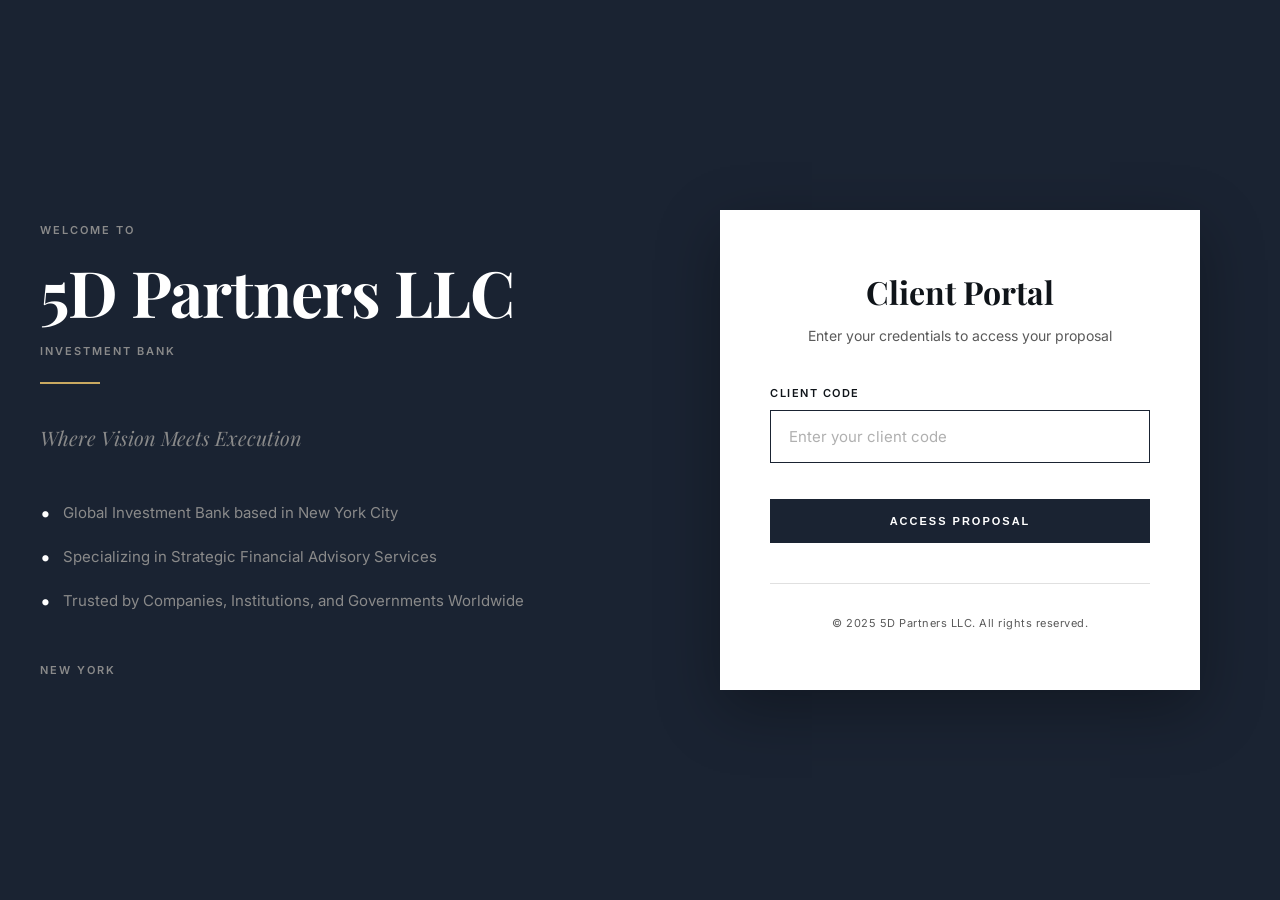
<file: index.html>
<!DOCTYPE html>
<html lang="en">
<head>
    <meta charset="UTF-8">
    <meta name="viewport" content="width=device-width, initial-scale=1.0">
    <title>5D Partners LLC - Investment Bank</title>
    <style>
        @import url('https://fonts.googleapis.com/css2?family=Playfair+Display:wght@400;600;700;900&family=Inter:wght@300;400;500;600;700&display=swap');

        :root {
            --navy-primary: #1a2332;
            --navy-dark: #0f1419;
            --white: #ffffff;
            --off-white: #f5f5f5;
            --gray-light: #8a8a8a;
            --gray-medium: #5a5a5a;
            --gold-accent: #c9a961;
            --font-serif: 'Playfair Display', serif;
            --font-sans: 'Inter', sans-serif;
        }

        * {
            margin: 0;
            padding: 0;
            box-sizing: border-box;
        }

        body {
            font-family: var(--font-sans);
            background: var(--navy-primary);
            color: var(--white);
            min-height: 100vh;
            display: flex;
            align-items: center;
            justify-content: center;
        }

        .container {
            max-width: 1400px;
            width: 100%;
            padding: 40px;
        }

        .main-content {
            display: grid;
            grid-template-columns: 1fr 1fr;
            gap: 80px;
            align-items: center;
        }

        /* Left Side - Branding */
        .brand-section {
            padding: 60px 0;
        }

        .logo-container {
            margin-bottom: 50px;
        }

        .welcome-text {
            font-size: 11px;
            font-weight: 600;
            letter-spacing: 2px;
            color: var(--gray-light);
            margin-bottom: 20px;
            text-transform: uppercase;
        }

        .logo {
            font-family: var(--font-serif);
            font-size: 64px;
            font-weight: 700;
            color: var(--white);
            letter-spacing: -1px;
            margin-bottom: 16px;
            line-height: 1.1;
        }

        .subtitle {
            font-size: 11px;
            font-weight: 600;
            letter-spacing: 2px;
            color: var(--gray-light);
            text-transform: uppercase;
            margin-bottom: 8px;
        }

        .divider {
            width: 60px;
            height: 2px;
            background: var(--gold-accent);
            margin: 24px 0 40px 0;
        }

        .tagline {
            font-family: var(--font-serif);
            font-size: 20px;
            font-style: italic;
            color: var(--gray-light);
            margin-bottom: 50px;
            font-weight: 400;
        }

        .features {
            display: flex;
            flex-direction: column;
            gap: 20px;
        }

        .feature {
            display: flex;
            align-items: flex-start;
            gap: 12px;
            font-size: 15px;
            line-height: 1.6;
            color: var(--gray-light);
        }

        .feature::before {
            content: '•';
            color: var(--white);
            font-size: 20px;
            line-height: 1.2;
        }

        /* Right Side - Login Card */
        .login-section {
            display: flex;
            justify-content: center;
            align-items: center;
        }

        .login-card {
            background: var(--white);
            border-radius: 0;
            padding: 60px 50px;
            width: 100%;
            max-width: 480px;
            box-shadow: 0 20px 60px rgba(0, 0, 0, 0.3);
        }

        .login-header {
            text-align: center;
            margin-bottom: 40px;
        }

        .login-title {
            font-family: var(--font-serif);
            font-size: 32px;
            font-weight: 700;
            color: var(--navy-dark);
            margin-bottom: 12px;
        }

        .login-subtitle {
            font-size: 14px;
            color: var(--gray-medium);
            font-weight: 400;
            line-height: 1.5;
        }

        .login-form {
            display: flex;
            flex-direction: column;
            gap: 28px;
        }

        .form-group {
            display: flex;
            flex-direction: column;
            gap: 10px;
        }

        .form-label {
            font-size: 11px;
            font-weight: 600;
            color: var(--navy-dark);
            text-transform: uppercase;
            letter-spacing: 1.5px;
        }

        .form-input {
            padding: 16px 18px;
            background: var(--off-white);
            border: 1px solid #e0e0e0;
            border-radius: 0;
            color: var(--navy-dark);
            font-size: 15px;
            font-family: var(--font-sans);
            transition: all 0.2s ease;
        }

        .form-input:focus {
            outline: none;
            border-color: var(--navy-primary);
            background: var(--white);
        }

        .form-input::placeholder {
            color: #b0b0b0;
        }

        .submit-button {
            padding: 16px 32px;
            background: var(--navy-primary);
            border: none;
            border-radius: 0;
            color: var(--white);
            font-size: 11px;
            font-weight: 600;
            text-transform: uppercase;
            letter-spacing: 2px;
            cursor: pointer;
            transition: all 0.3s ease;
            margin-top: 8px;
        }

        .submit-button:hover {
            background: var(--navy-dark);
        }

        .submit-button:active {
            transform: scale(0.98);
        }

        .error-message {
            display: none;
            padding: 14px;
            background: #fee;
            border: 1px solid #fcc;
            color: #c33;
            font-size: 13px;
            text-align: center;
        }

        .error-message.show {
            display: block;
            animation: shake 0.5s ease;
        }

        @keyframes shake {
            0%, 100% { transform: translateX(0); }
            25% { transform: translateX(-10px); }
            75% { transform: translateX(10px); }
        }

        .footer {
            text-align: center;
            margin-top: 40px;
            padding-top: 32px;
            border-top: 1px solid #e0e0e0;
        }

        .footer-text {
            font-size: 11px;
            color: var(--gray-medium);
            letter-spacing: 0.5px;
        }

        .location {
            font-size: 11px;
            font-weight: 600;
            letter-spacing: 2px;
            color: var(--gray-light);
            text-transform: uppercase;
            margin-top: 50px;
        }

        /* Responsive Design */
        @media (max-width: 1024px) {
            .main-content {
                grid-template-columns: 1fr;
                gap: 60px;
            }

            .brand-section {
                text-align: center;
            }

            .divider {
                margin-left: auto;
                margin-right: auto;
            }
        }

        @media (max-width: 768px) {
            .container {
                padding: 20px;
            }

            .logo {
                font-size: 48px;
            }

            .login-card {
                padding: 40px 30px;
            }

            .login-title {
                font-size: 28px;
            }
        }

        /* Loading State */
        .submit-button.loading {
            position: relative;
            color: transparent;
            pointer-events: none;
        }

        .submit-button.loading::after {
            content: '';
            position: absolute;
            width: 16px;
            height: 16px;
            top: 50%;
            left: 50%;
            margin-left: -8px;
            margin-top: -8px;
            border: 2px solid var(--white);
            border-radius: 50%;
            border-top-color: transparent;
            animation: spin 0.6s linear infinite;
        }

        @keyframes spin {
            to { transform: rotate(360deg); }
        }
    </style>
</head>
<body>
    <div class="container">
        <div class="main-content">
            <!-- Left Side - Branding -->
            <div class="brand-section">
                <div class="logo-container">
                    <div class="welcome-text">Welcome to</div>
                    <div class="logo">5D Partners LLC</div>
                    <div class="subtitle">Investment Bank</div>
                    <div class="divider"></div>
                    <div class="tagline">Where Vision Meets Execution</div>
                </div>

                <div class="features">
                    <div class="feature">Global Investment Bank based in New York City</div>
                    <div class="feature">Specializing in Strategic Financial Advisory Services</div>
                    <div class="feature">Trusted by Companies, Institutions, and Governments Worldwide</div>
                </div>

                <div class="location">New York</div>
            </div>

            <!-- Right Side - Login -->
            <div class="login-section">
                <div class="login-card">
                    <div class="login-header">
                        <h1 class="login-title">Client Portal</h1>
                        <p class="login-subtitle">Enter your credentials to access your proposal</p>
                    </div>

                    <form class="login-form" id="loginForm">
                        <div class="form-group">
                            <label class="form-label" for="clientCode">Client Code</label>
                            <input 
                                type="text" 
                                id="clientCode" 
                                class="form-input" 
                                placeholder="Enter your client code"
                                autocomplete="off"
                                required
                            >
                        </div>

                        <div class="error-message" id="errorMessage">
                            Invalid client code. Please check your credentials and try again.
                        </div>

                        <button type="submit" class="submit-button" id="submitButton">
                            Access Proposal
                        </button>
                    </form>

                    <div class="footer">
                        <p class="footer-text">© 2025 5D Partners LLC. All rights reserved.</p>
                    </div>
                </div>
            </div>
        </div>
    </div>

    <script>
        // Client code to proposal URL mapping
        const clientProposals = {
            'WDTC': 'proposals/wdtc/index.html',
            'WDTC2025': 'proposals/wdtc/index.html',
            'WANJIE2025': 'strategy/beijing-wanjie.html',
            // Add more client codes here as needed
            // 'CLIENT2': 'proposals/client2/index.html',
            // 'CLIENT3': 'proposals/client3/index.html',
        };

        const loginForm = document.getElementById('loginForm');
        const clientCodeInput = document.getElementById('clientCode');
        const submitButton = document.getElementById('submitButton');
        const errorMessage = document.getElementById('errorMessage');

        loginForm.addEventListener('submit', function(e) {
            e.preventDefault();
            
            // Get the client code and convert to uppercase for case-insensitive matching
            const clientCode = clientCodeInput.value.trim().toUpperCase();
            
            // Hide error message
            errorMessage.classList.remove('show');
            
            // Add loading state
            submitButton.classList.add('loading');
            
            // Simulate a brief delay for better UX
            setTimeout(() => {
                // Check if the client code exists in our mapping
                if (clientProposals[clientCode]) {
                    // Redirect to the proposal page
                    window.location.href = clientProposals[clientCode];
                } else {
                    // Show error message
                    errorMessage.classList.add('show');
                    submitButton.classList.remove('loading');
                    
                    // Shake the input field
                    clientCodeInput.style.animation = 'shake 0.5s ease';
                    setTimeout(() => {
                        clientCodeInput.style.animation = '';
                    }, 500);
                }
            }, 800);
        });

        // Clear error when user starts typing
        clientCodeInput.addEventListener('input', function() {
            errorMessage.classList.remove('show');
        });

        // Auto-focus on the input field
        window.addEventListener('load', function() {
            clientCodeInput.focus();
        });
    </script>
</body>
</html>
</file>
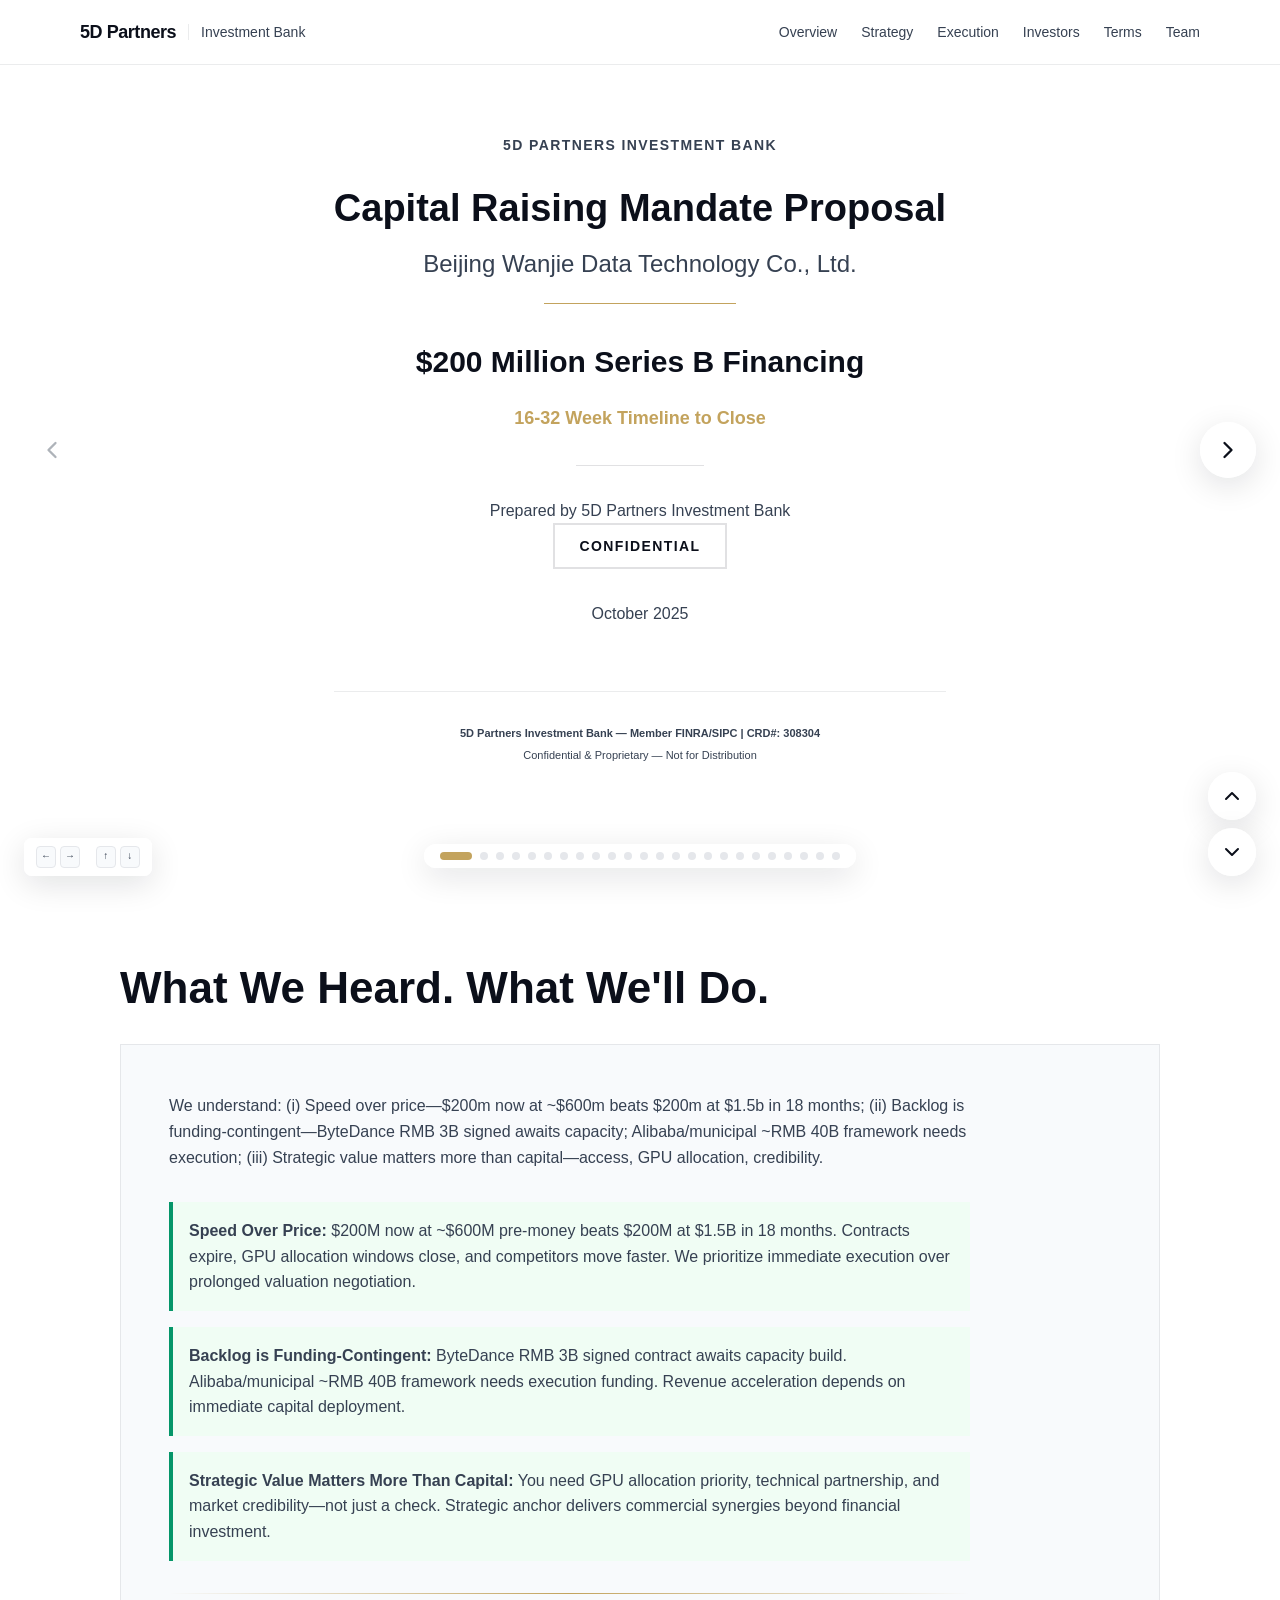
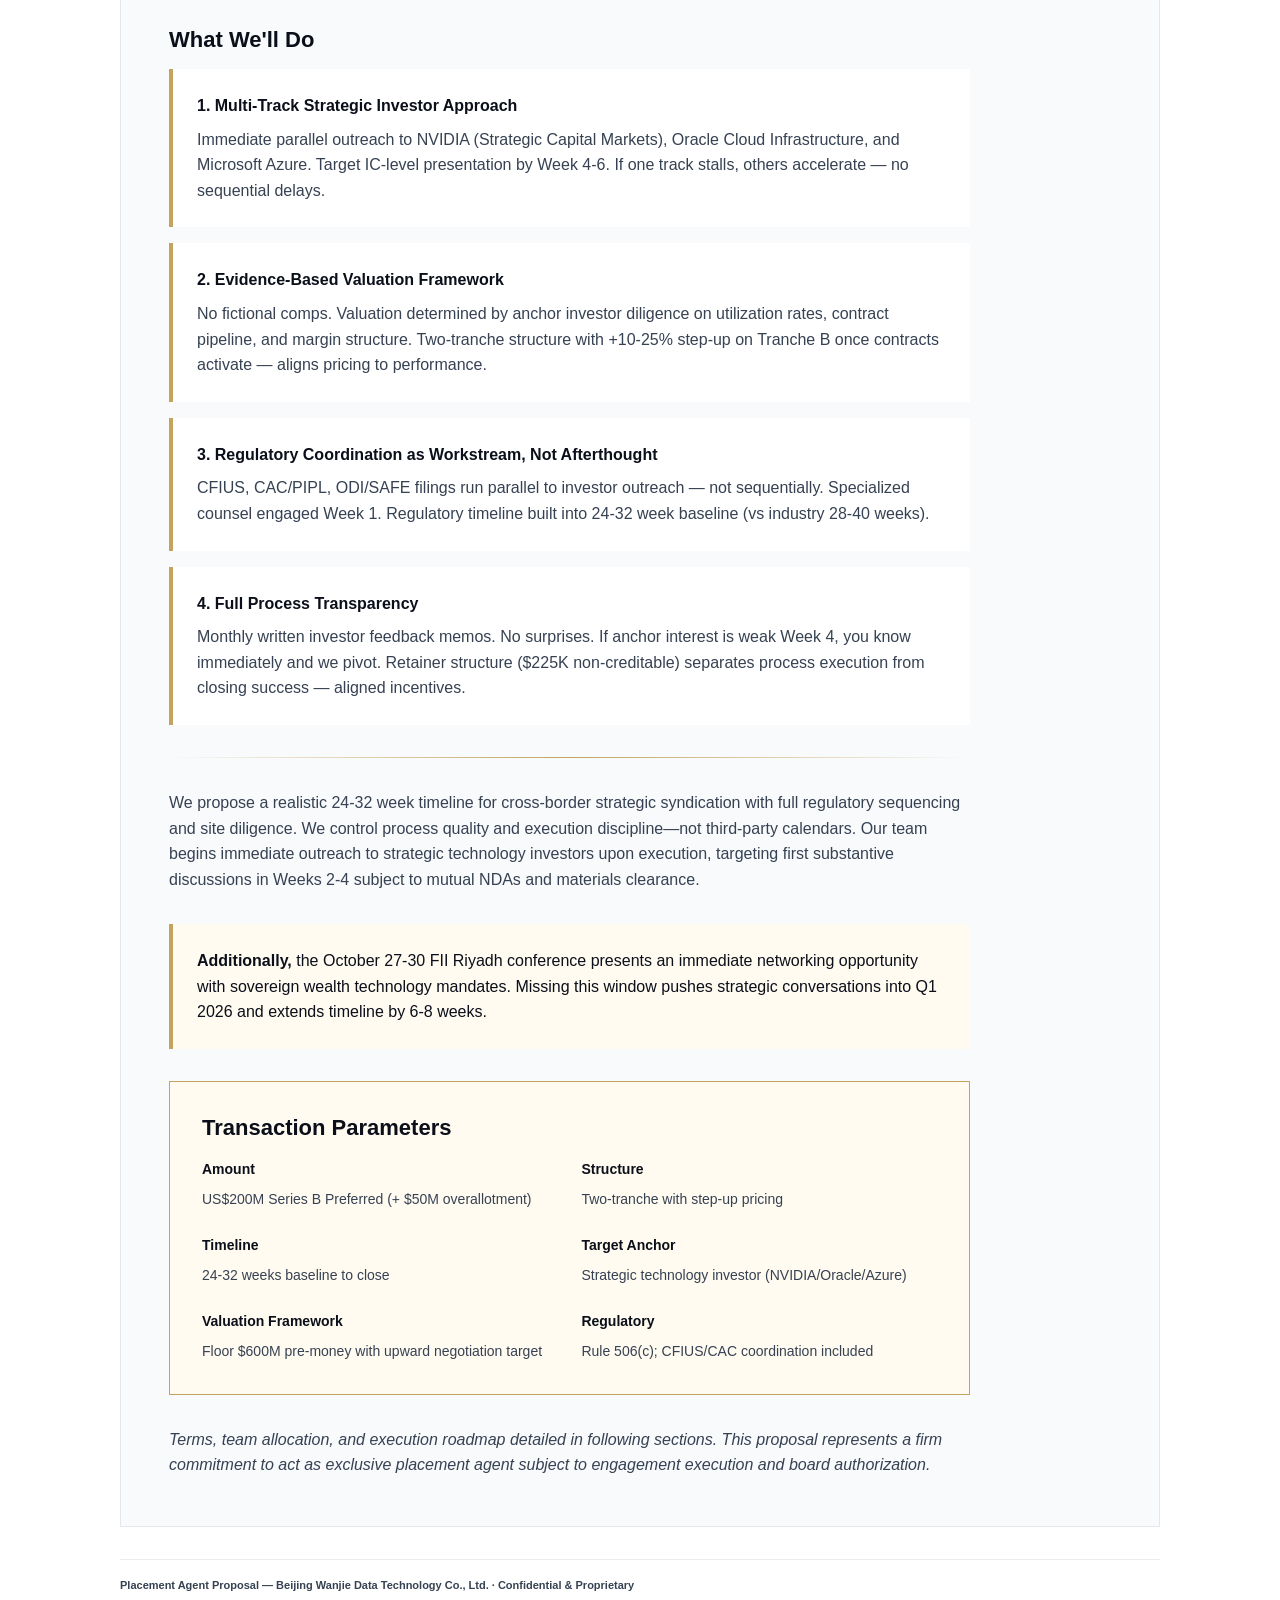
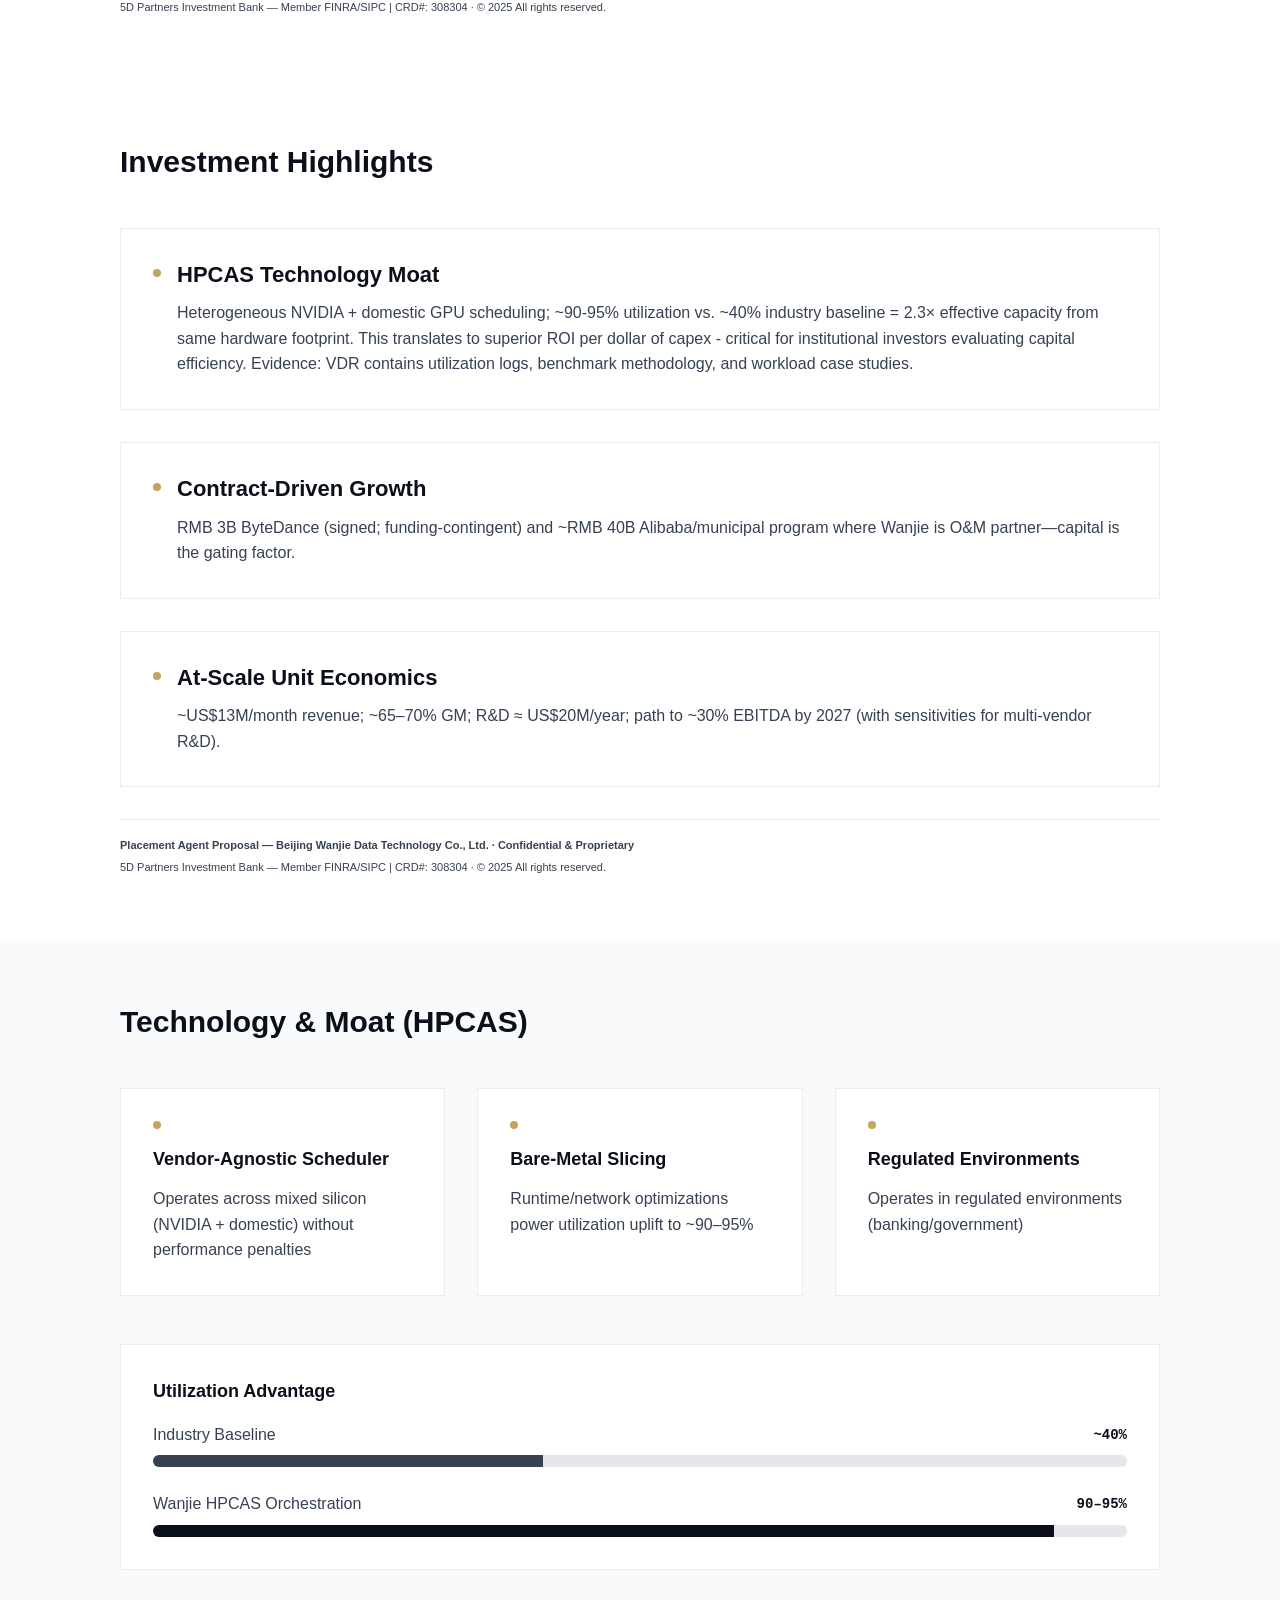
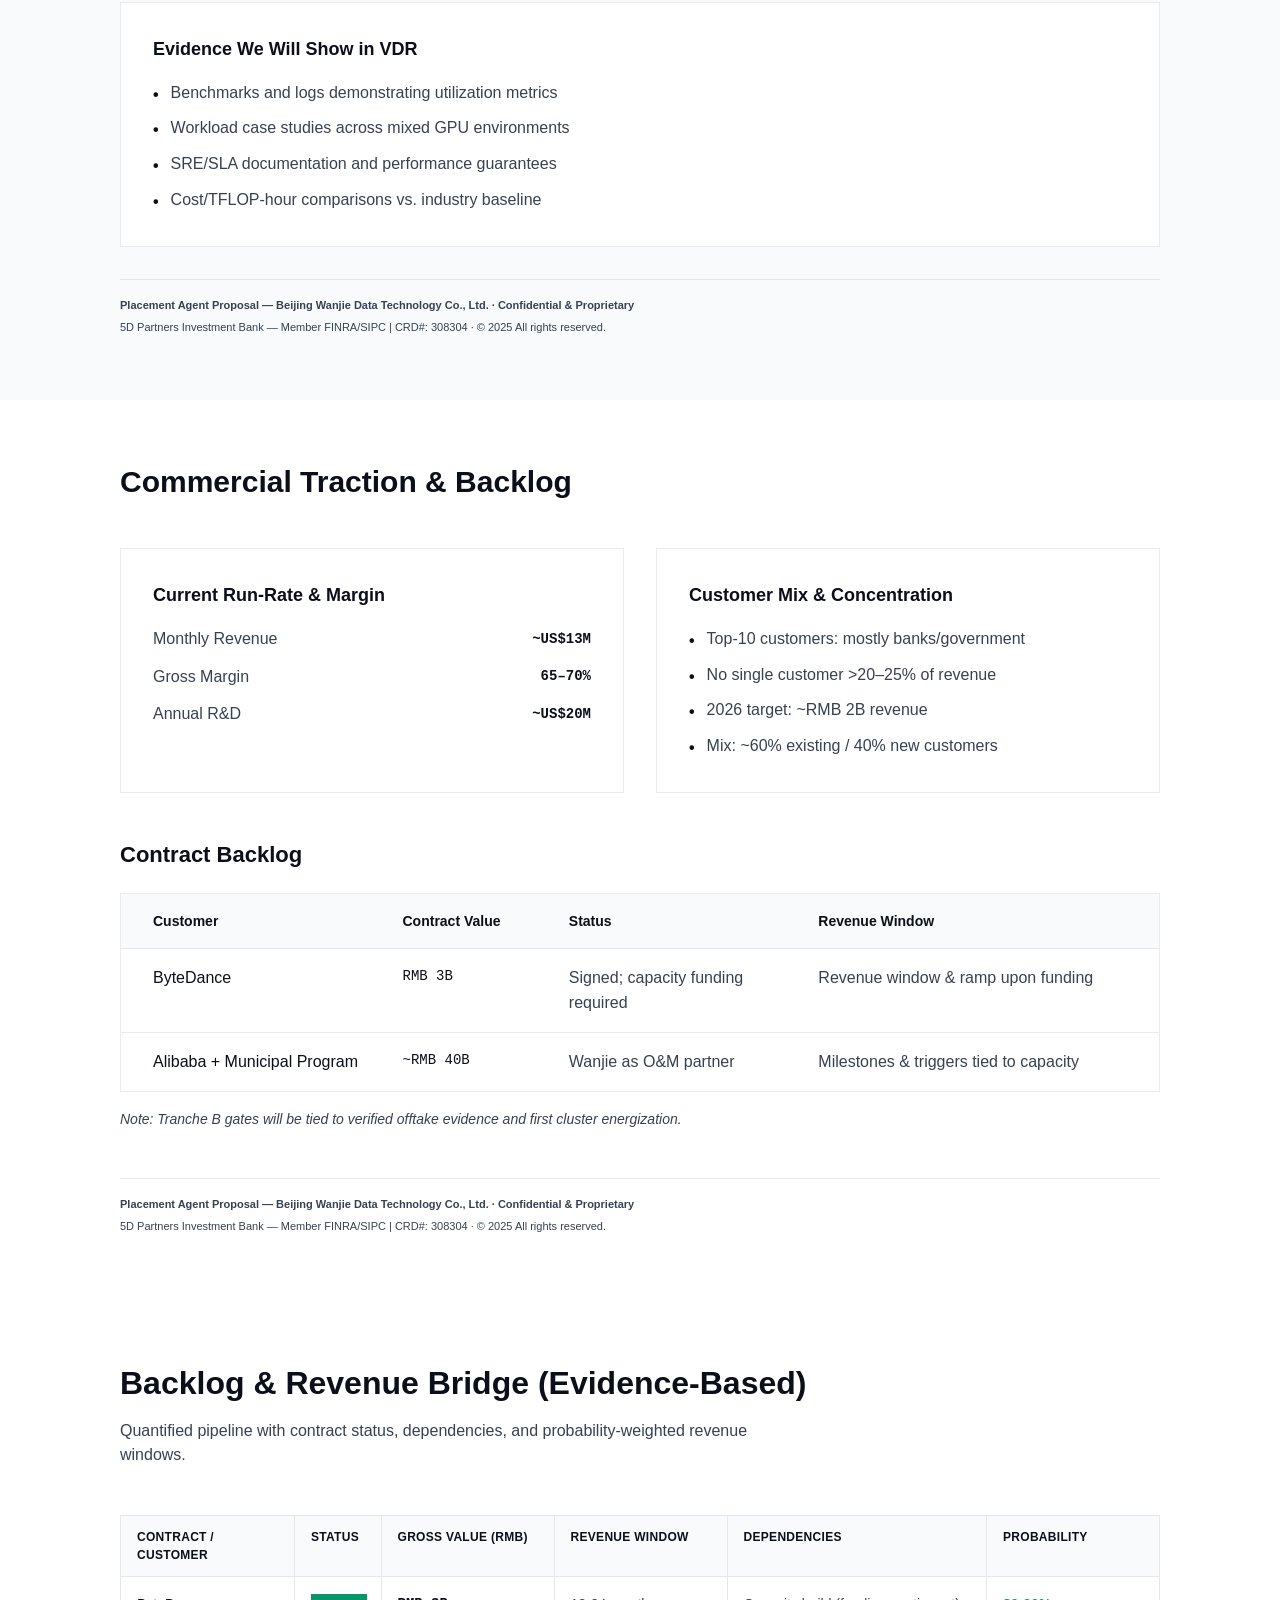
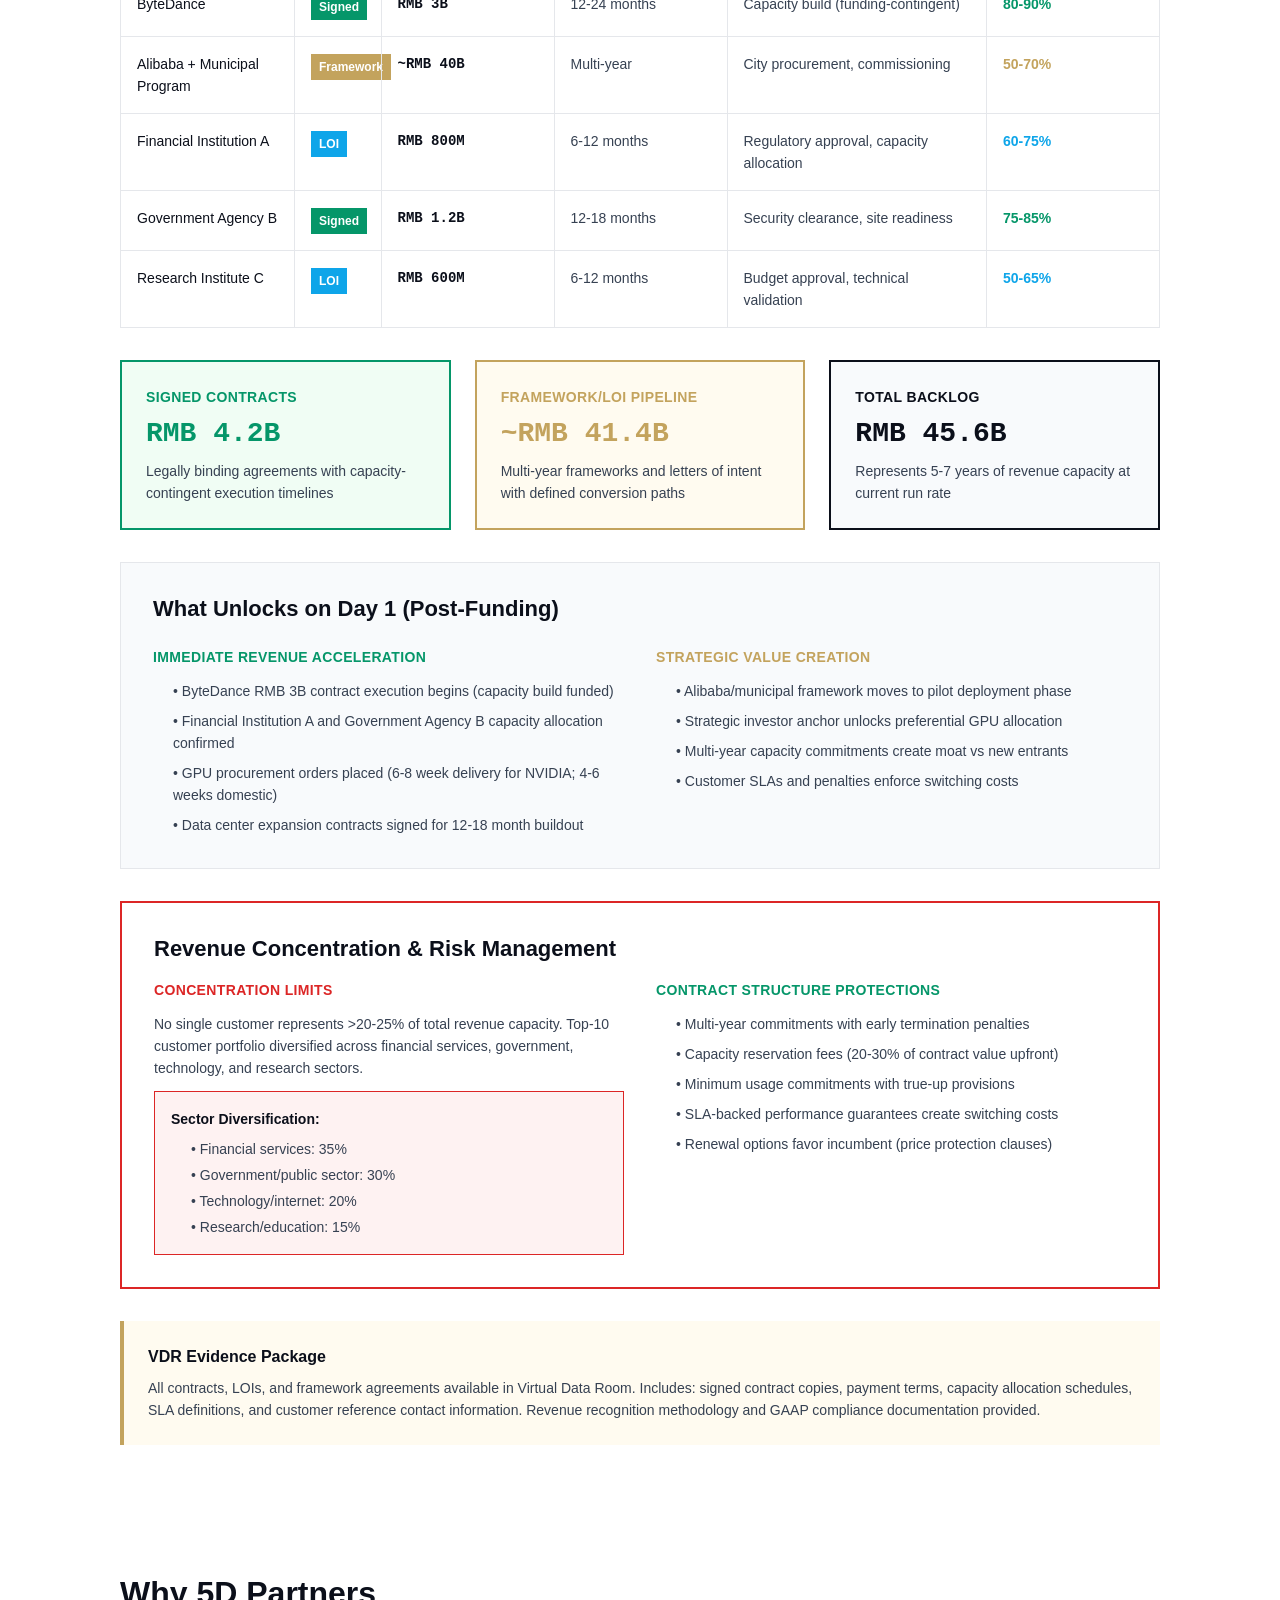
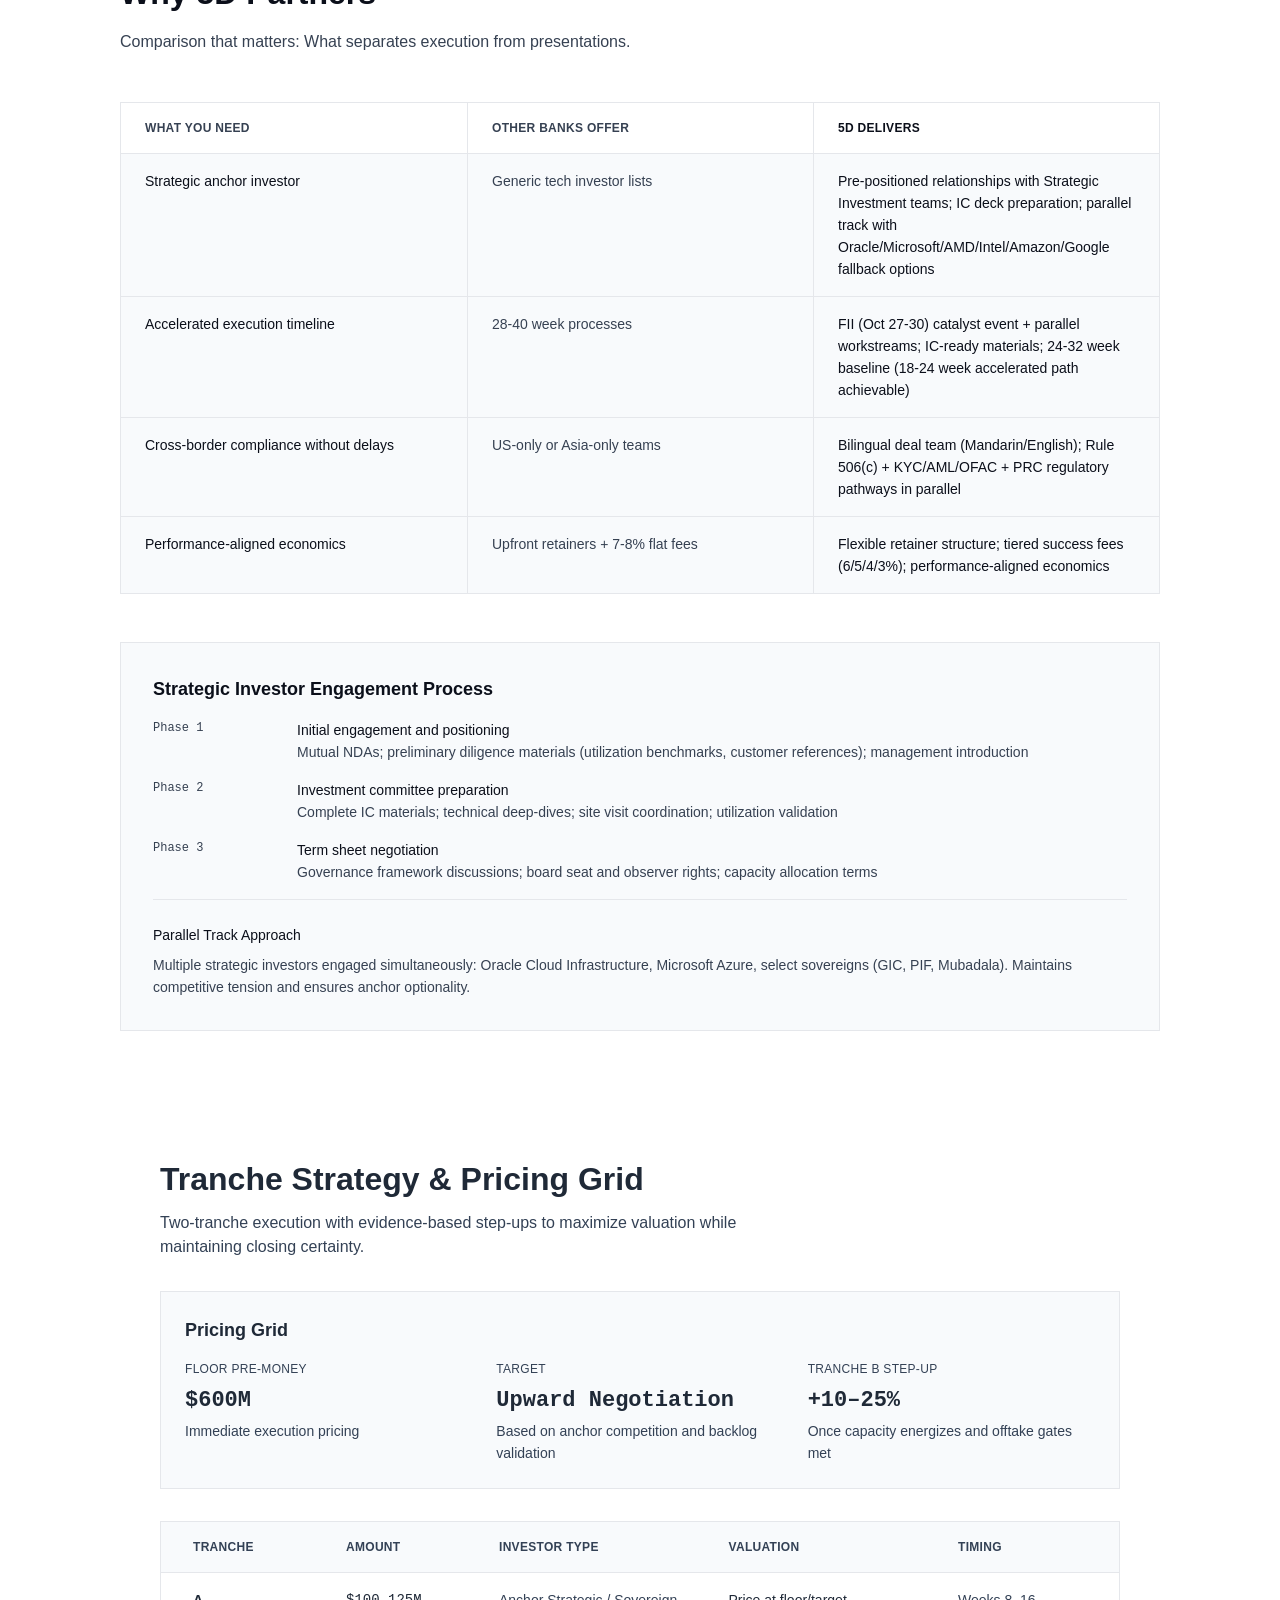
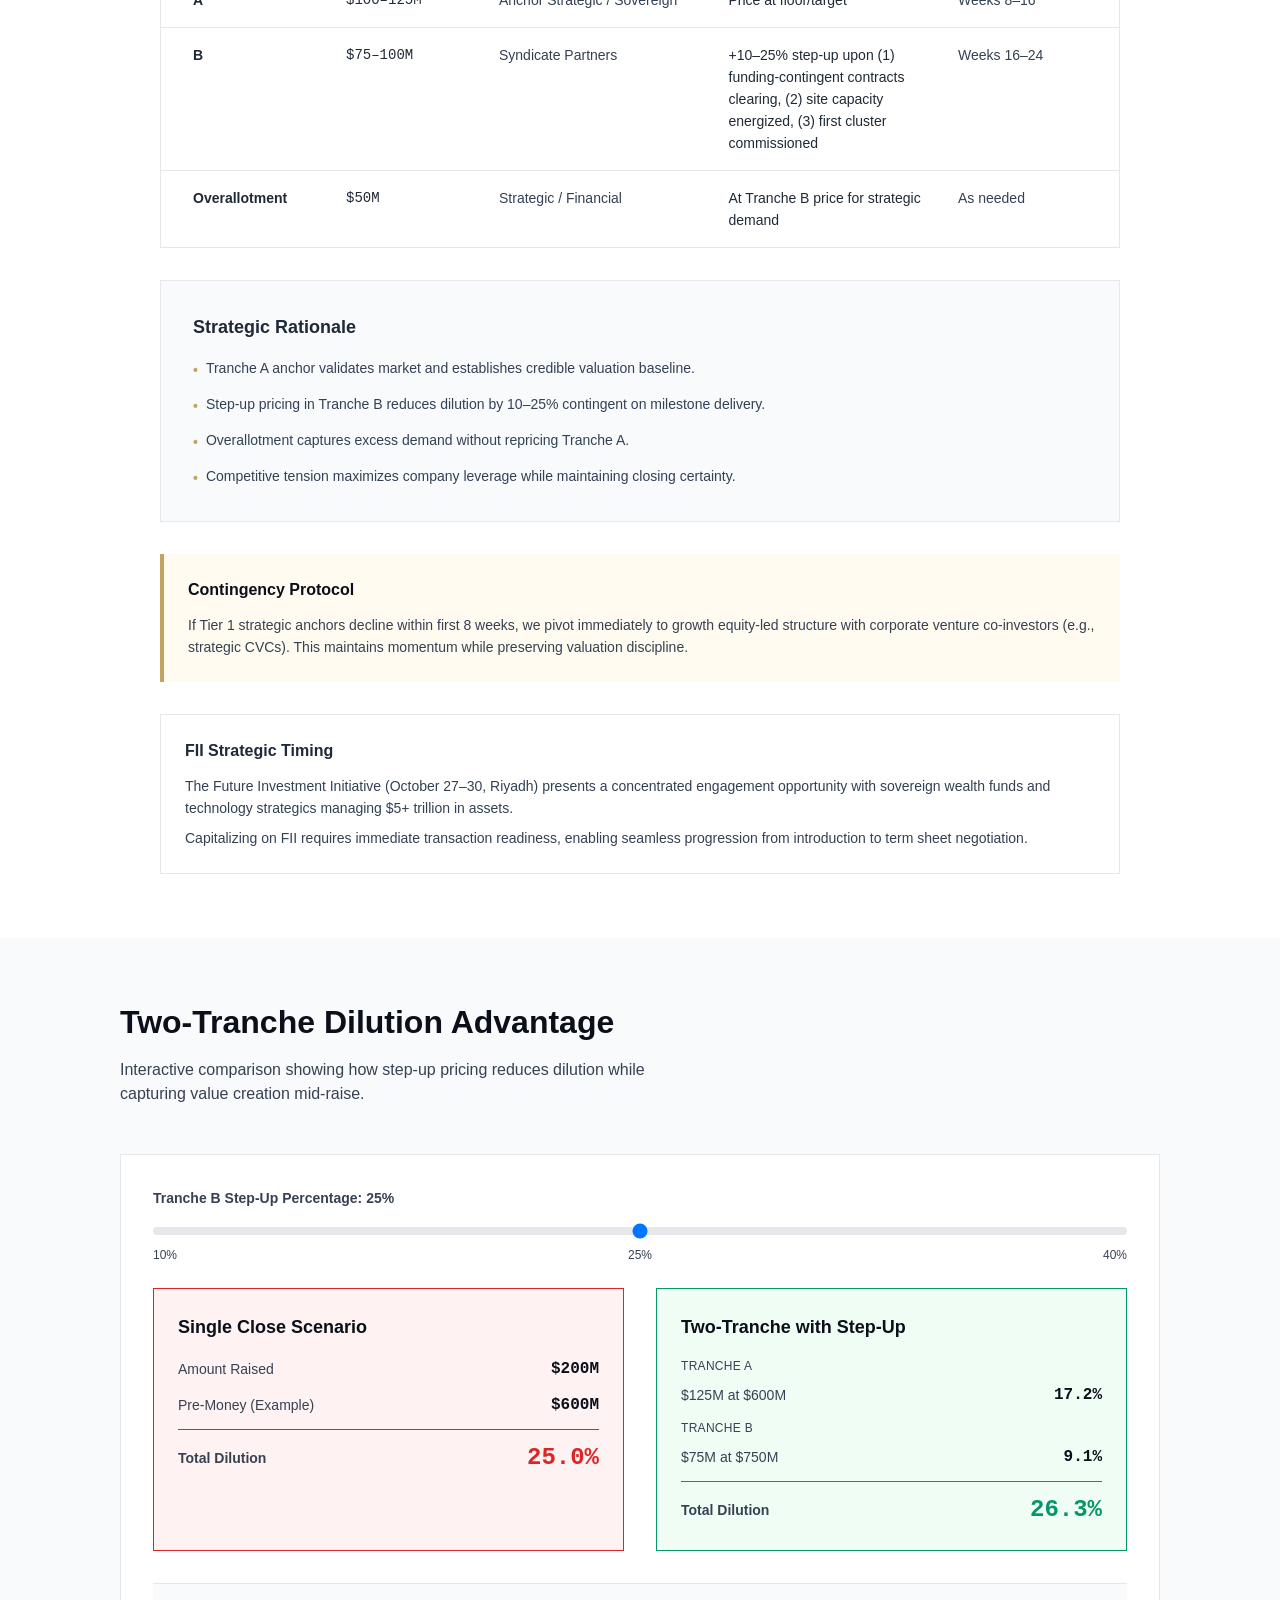
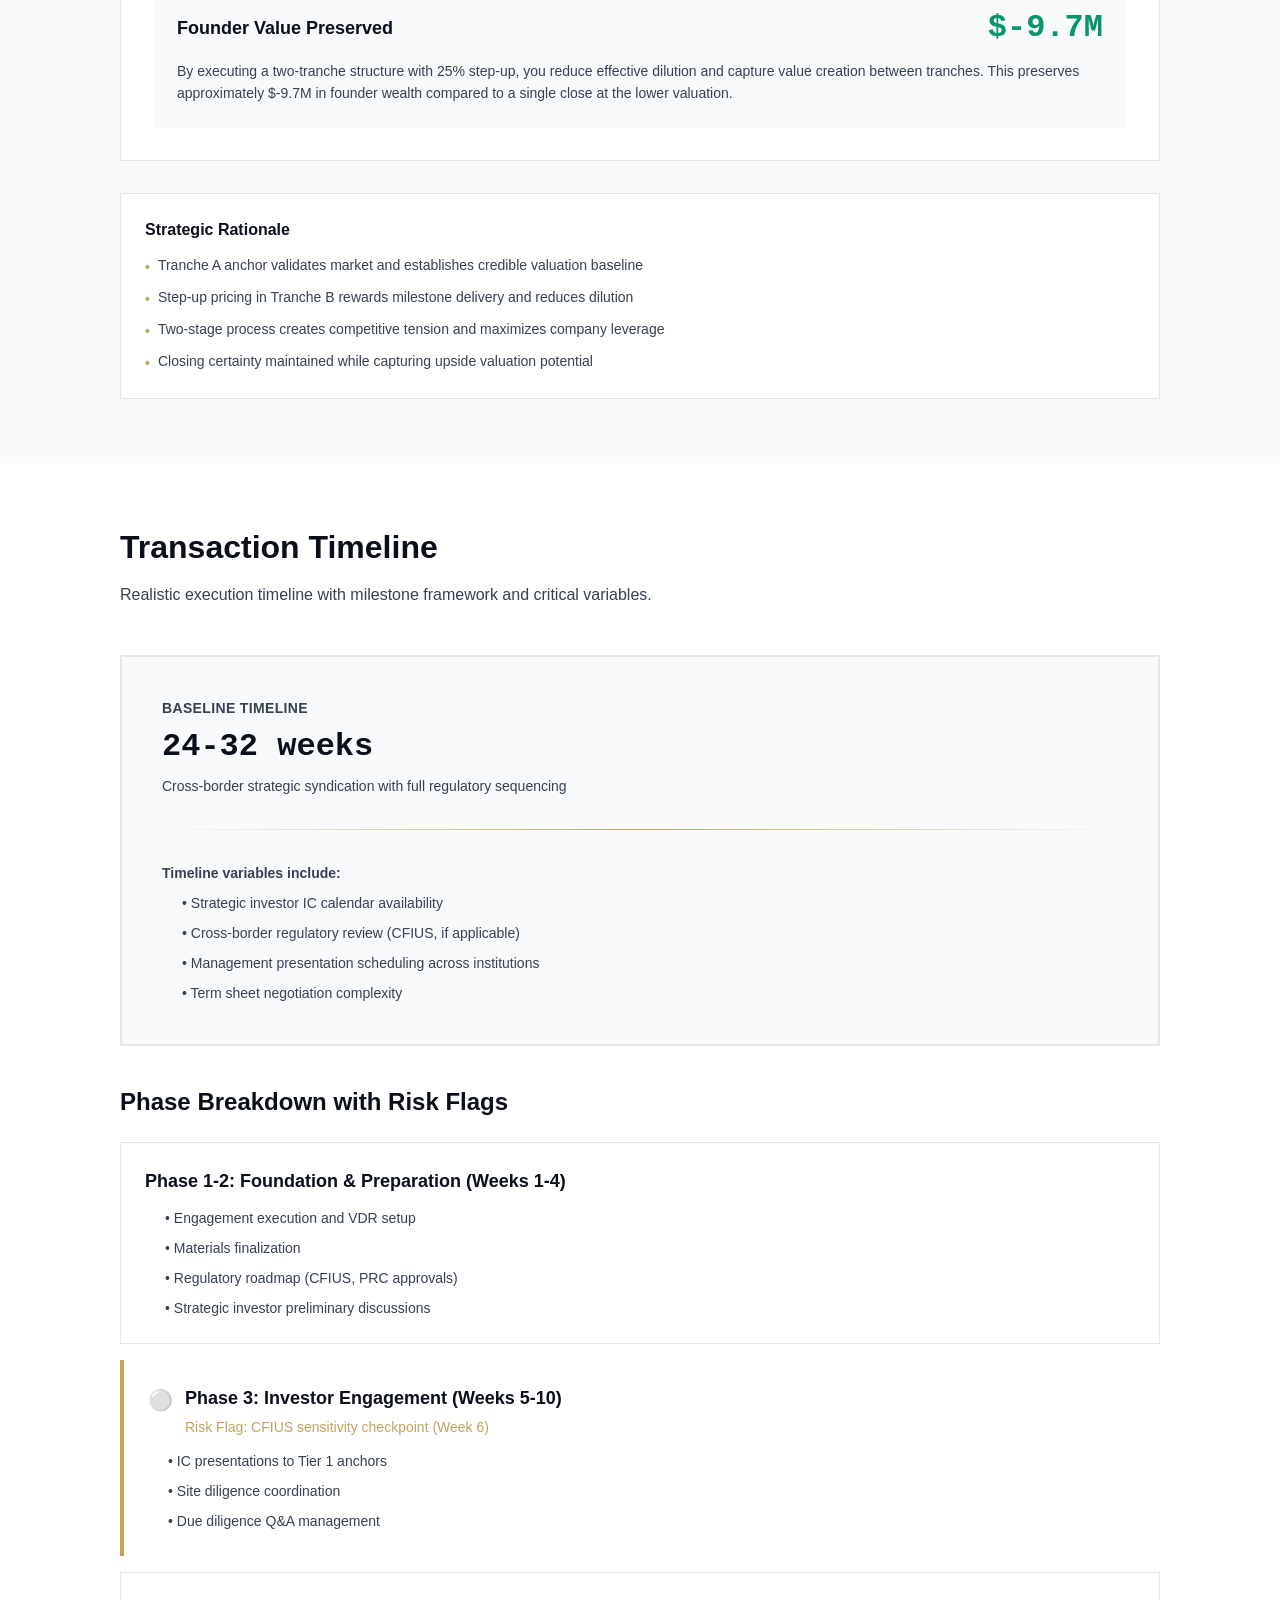
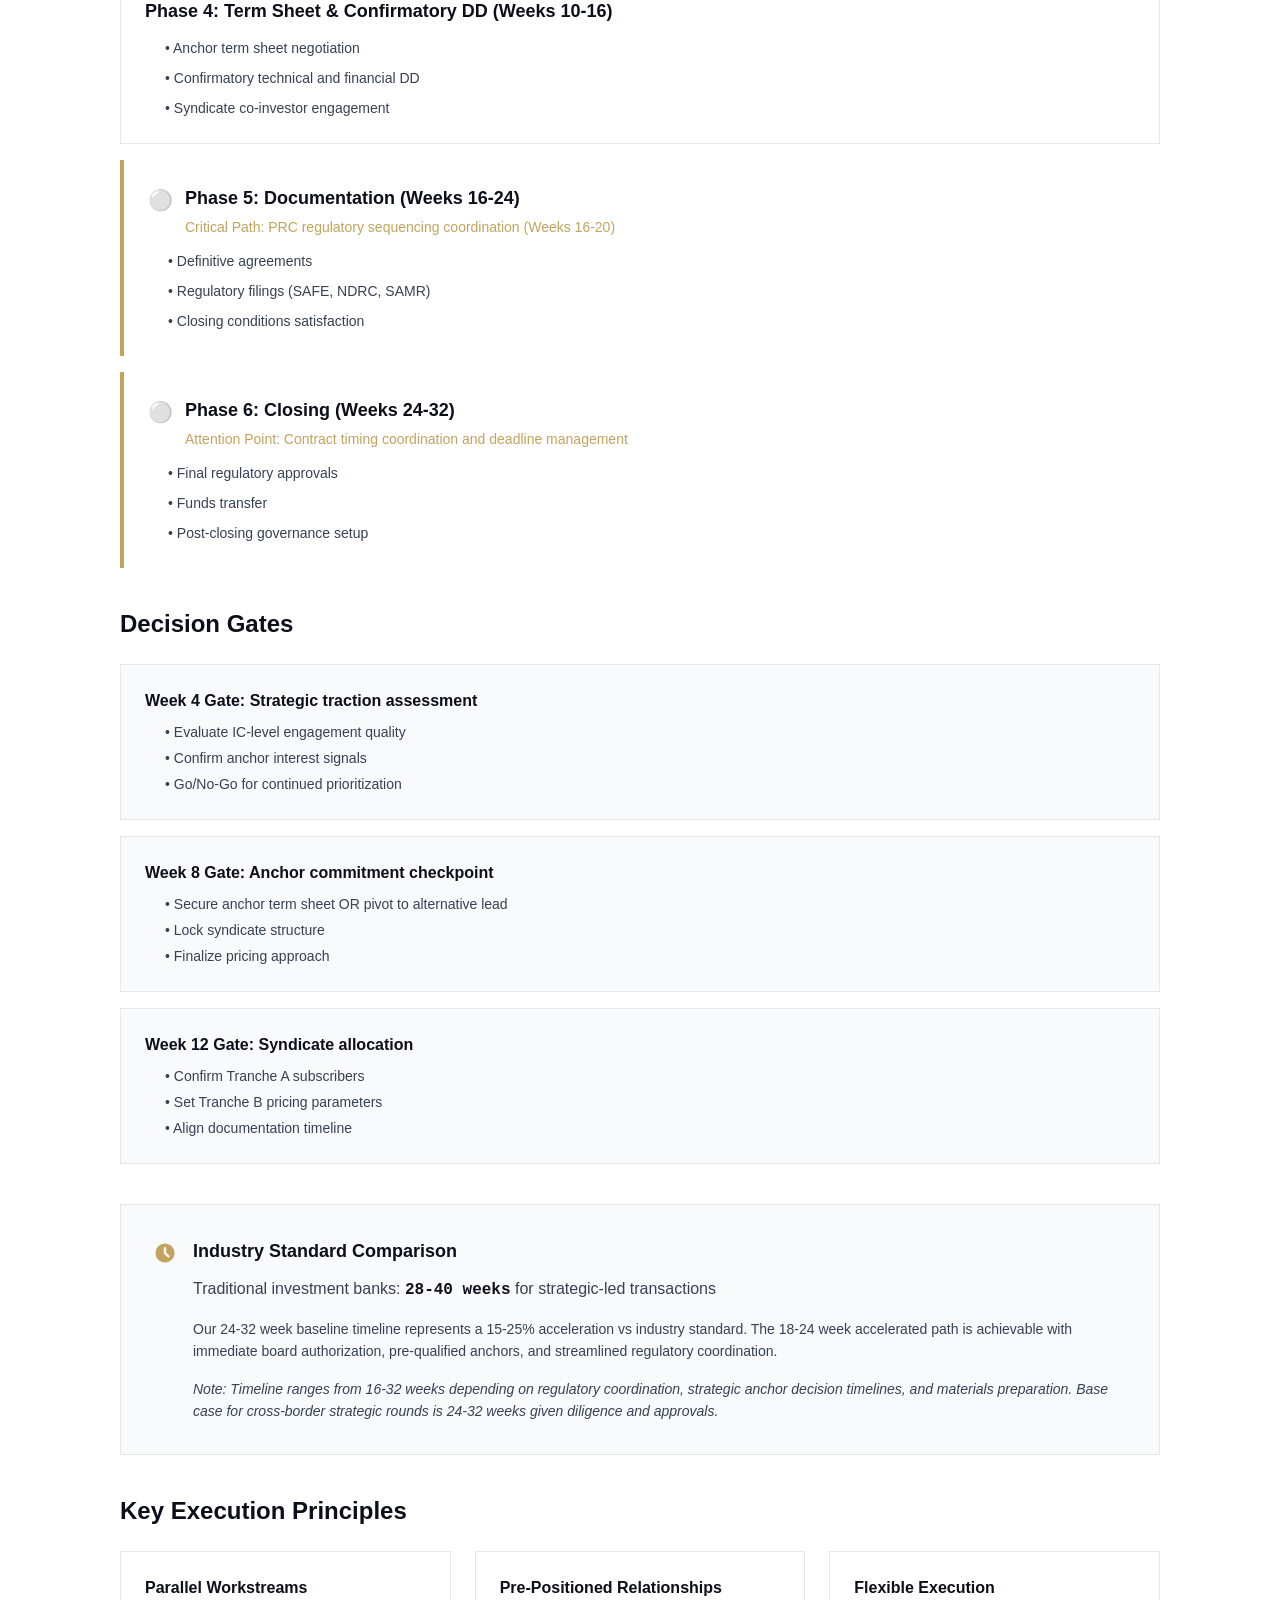
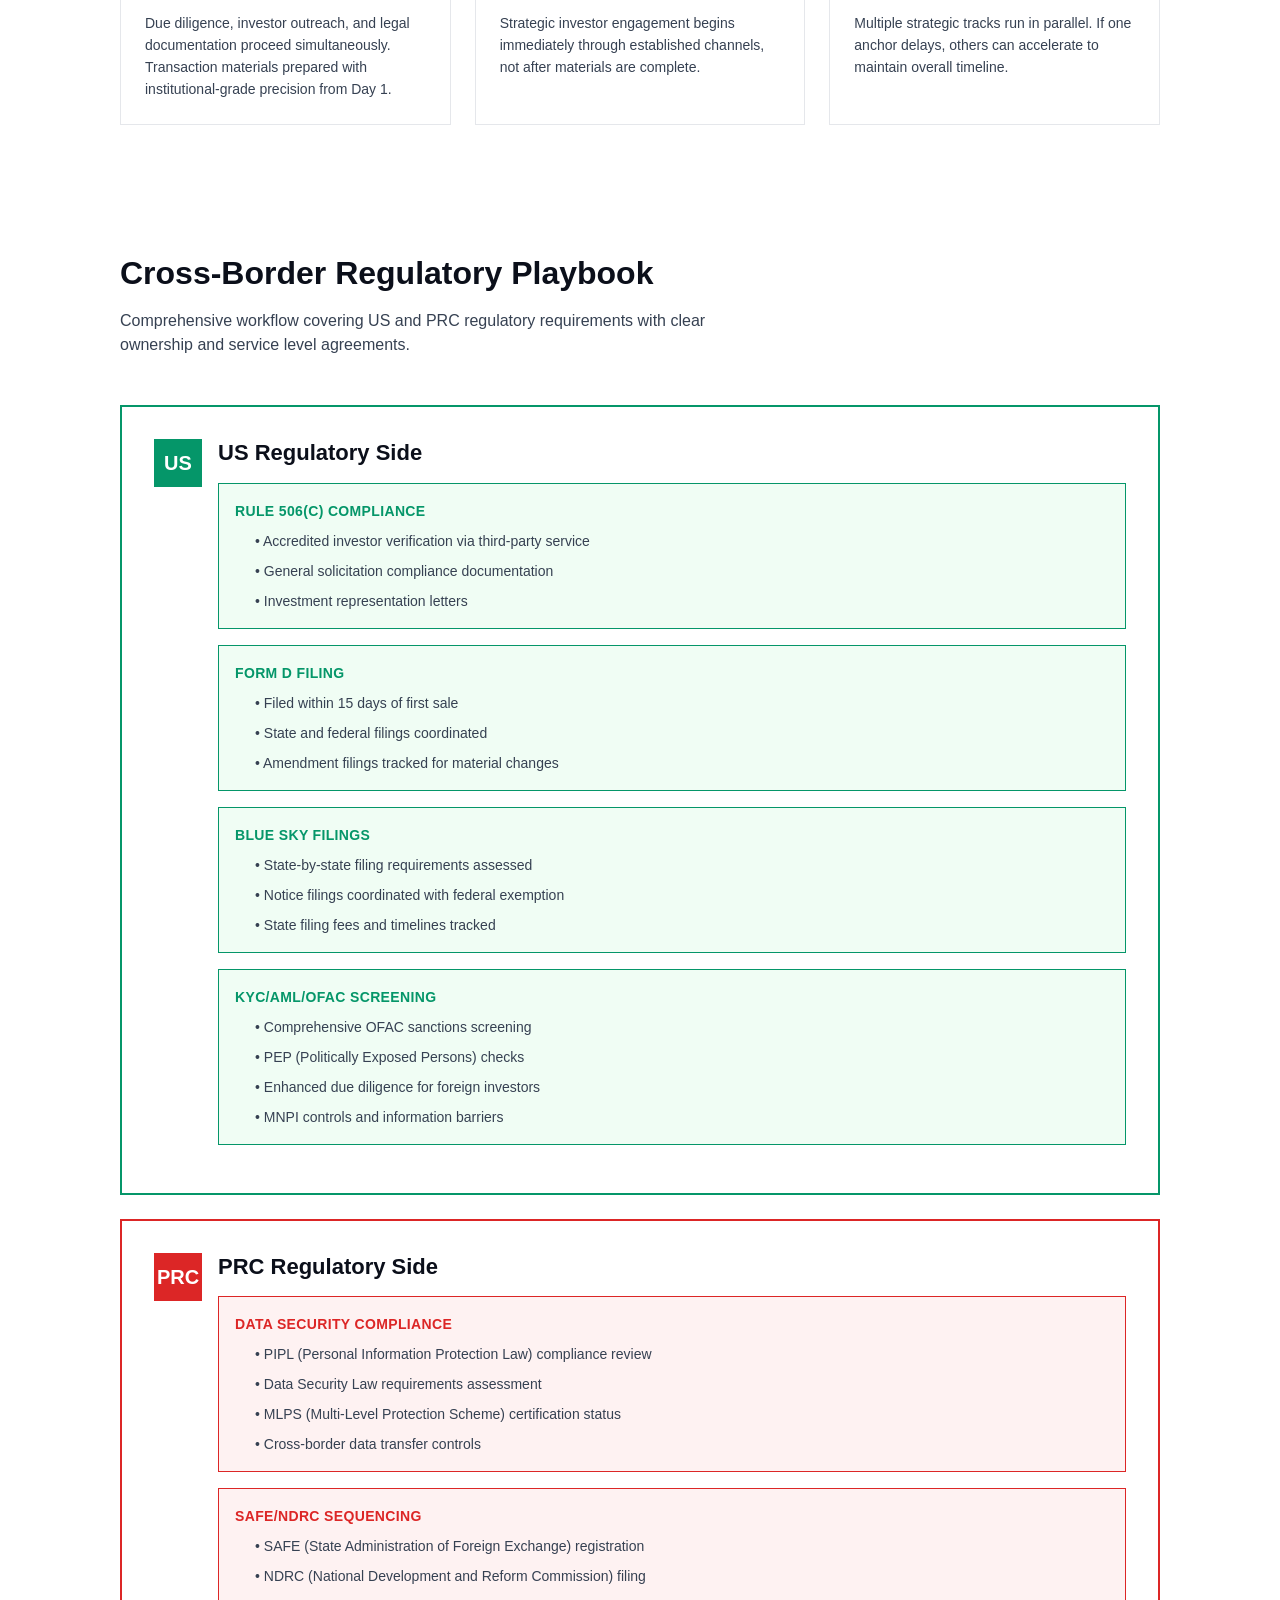
<file: proposals/wdtc/index.html>
<!doctype html>
<html lang="en">
  <head>
    <meta charset="UTF-8" />
    <link rel="icon" type="image/svg+xml" href="/vite.svg" />
    <meta name="viewport" content="width=device-width, initial-scale=1.0" />
    <title>Wanjie Data Series B Investment Proposal</title>
    <script type="module" crossorigin src="./assets/index-DVFG5aKC.js"></script>
    <link rel="stylesheet" crossorigin href="./assets/index-5skhvSuX.css">
  </head>
  <body>
    <div id="root"></div>
  </body>
</html>
</file>
<file: proposals/wdtc/assets/index-5skhvSuX.css>
*,:before,:after{--tw-border-spacing-x: 0;--tw-border-spacing-y: 0;--tw-translate-x: 0;--tw-translate-y: 0;--tw-rotate: 0;--tw-skew-x: 0;--tw-skew-y: 0;--tw-scale-x: 1;--tw-scale-y: 1;--tw-pan-x: ;--tw-pan-y: ;--tw-pinch-zoom: ;--tw-scroll-snap-strictness: proximity;--tw-gradient-from-position: ;--tw-gradient-via-position: ;--tw-gradient-to-position: ;--tw-ordinal: ;--tw-slashed-zero: ;--tw-numeric-figure: ;--tw-numeric-spacing: ;--tw-numeric-fraction: ;--tw-ring-inset: ;--tw-ring-offset-width: 0px;--tw-ring-offset-color: #fff;--tw-ring-color: rgb(59 130 246 / .5);--tw-ring-offset-shadow: 0 0 #0000;--tw-ring-shadow: 0 0 #0000;--tw-shadow: 0 0 #0000;--tw-shadow-colored: 0 0 #0000;--tw-blur: ;--tw-brightness: ;--tw-contrast: ;--tw-grayscale: ;--tw-hue-rotate: ;--tw-invert: ;--tw-saturate: ;--tw-sepia: ;--tw-drop-shadow: ;--tw-backdrop-blur: ;--tw-backdrop-brightness: ;--tw-backdrop-contrast: ;--tw-backdrop-grayscale: ;--tw-backdrop-hue-rotate: ;--tw-backdrop-invert: ;--tw-backdrop-opacity: ;--tw-backdrop-saturate: ;--tw-backdrop-sepia: ;--tw-contain-size: ;--tw-contain-layout: ;--tw-contain-paint: ;--tw-contain-style: }::backdrop{--tw-border-spacing-x: 0;--tw-border-spacing-y: 0;--tw-translate-x: 0;--tw-translate-y: 0;--tw-rotate: 0;--tw-skew-x: 0;--tw-skew-y: 0;--tw-scale-x: 1;--tw-scale-y: 1;--tw-pan-x: ;--tw-pan-y: ;--tw-pinch-zoom: ;--tw-scroll-snap-strictness: proximity;--tw-gradient-from-position: ;--tw-gradient-via-position: ;--tw-gradient-to-position: ;--tw-ordinal: ;--tw-slashed-zero: ;--tw-numeric-figure: ;--tw-numeric-spacing: ;--tw-numeric-fraction: ;--tw-ring-inset: ;--tw-ring-offset-width: 0px;--tw-ring-offset-color: #fff;--tw-ring-color: rgb(59 130 246 / .5);--tw-ring-offset-shadow: 0 0 #0000;--tw-ring-shadow: 0 0 #0000;--tw-shadow: 0 0 #0000;--tw-shadow-colored: 0 0 #0000;--tw-blur: ;--tw-brightness: ;--tw-contrast: ;--tw-grayscale: ;--tw-hue-rotate: ;--tw-invert: ;--tw-saturate: ;--tw-sepia: ;--tw-drop-shadow: ;--tw-backdrop-blur: ;--tw-backdrop-brightness: ;--tw-backdrop-contrast: ;--tw-backdrop-grayscale: ;--tw-backdrop-hue-rotate: ;--tw-backdrop-invert: ;--tw-backdrop-opacity: ;--tw-backdrop-saturate: ;--tw-backdrop-sepia: ;--tw-contain-size: ;--tw-contain-layout: ;--tw-contain-paint: ;--tw-contain-style: }*,:before,:after{box-sizing:border-box;border-width:0;border-style:solid;border-color:#e5e7eb}:before,:after{--tw-content: ""}html,:host{line-height:1.5;-webkit-text-size-adjust:100%;-moz-tab-size:4;-o-tab-size:4;tab-size:4;font-family:ui-sans-serif,system-ui,sans-serif,"Apple Color Emoji","Segoe UI Emoji",Segoe UI Symbol,"Noto Color Emoji";font-feature-settings:normal;font-variation-settings:normal;-webkit-tap-highlight-color:transparent}body{margin:0;line-height:inherit}hr{height:0;color:inherit;border-top-width:1px}abbr:where([title]){-webkit-text-decoration:underline dotted;text-decoration:underline dotted}h1,h2,h3,h4,h5,h6{font-size:inherit;font-weight:inherit}a{color:inherit;text-decoration:inherit}b,strong{font-weight:bolder}code,kbd,samp,pre{font-family:ui-monospace,SFMono-Regular,Menlo,Monaco,Consolas,Liberation Mono,Courier New,monospace;font-feature-settings:normal;font-variation-settings:normal;font-size:1em}small{font-size:80%}sub,sup{font-size:75%;line-height:0;position:relative;vertical-align:baseline}sub{bottom:-.25em}sup{top:-.5em}table{text-indent:0;border-color:inherit;border-collapse:collapse}button,input,optgroup,select,textarea{font-family:inherit;font-feature-settings:inherit;font-variation-settings:inherit;font-size:100%;font-weight:inherit;line-height:inherit;letter-spacing:inherit;color:inherit;margin:0;padding:0}button,select{text-transform:none}button,input:where([type=button]),input:where([type=reset]),input:where([type=submit]){-webkit-appearance:button;background-color:transparent;background-image:none}:-moz-focusring{outline:auto}:-moz-ui-invalid{box-shadow:none}progress{vertical-align:baseline}::-webkit-inner-spin-button,::-webkit-outer-spin-button{height:auto}[type=search]{-webkit-appearance:textfield;outline-offset:-2px}::-webkit-search-decoration{-webkit-appearance:none}::-webkit-file-upload-button{-webkit-appearance:button;font:inherit}summary{display:list-item}blockquote,dl,dd,h1,h2,h3,h4,h5,h6,hr,figure,p,pre{margin:0}fieldset{margin:0;padding:0}legend{padding:0}ol,ul,menu{list-style:none;margin:0;padding:0}dialog{padding:0}textarea{resize:vertical}input::-moz-placeholder,textarea::-moz-placeholder{opacity:1;color:#9ca3af}input::placeholder,textarea::placeholder{opacity:1;color:#9ca3af}button,[role=button]{cursor:pointer}:disabled{cursor:default}img,svg,video,canvas,audio,iframe,embed,object{display:block;vertical-align:middle}img,video{max-width:100%;height:auto}[hidden]:where(:not([hidden=until-found])){display:none}:root{--ink: #0B0F1A;--text: #111827;--muted: #364152;--background: #F8FAFC;--card: #FFFFFF;--gold: #C3A35D;--line-rule: #E5E7EB}html{scroll-behavior:smooth}body{--tw-bg-opacity: 1;background-color:rgb(255 255 255 / var(--tw-bg-opacity, 1));--tw-text-opacity: 1;color:rgb(17 24 39 / var(--tw-text-opacity, 1));font-family:Inter,Helvetica Neue,Arial,sans-serif;font-size:16px;line-height:1.6;-webkit-font-smoothing:antialiased;-moz-osx-font-smoothing:grayscale}@media (max-width: 768px){body{font-size:14px}}.font-mono{font-family:Roboto Mono,Courier New,monospace;font-variant-numeric:tabular-nums lining-nums}h1,h2,h3,h4,h5,h6{font-variant-numeric:tabular-nums lining-nums}.pointer-events-none{pointer-events:none}.fixed{position:fixed}.absolute{position:absolute}.relative{position:relative}.inset-0{top:0;right:0;bottom:0;left:0}.bottom-0{bottom:0}.bottom-1\/4{bottom:25%}.bottom-6{bottom:1.5rem}.bottom-8{bottom:2rem}.bottom-\[-4px\]{bottom:-4px}.bottom-full{bottom:100%}.left-0{left:0}.left-1\/2{left:50%}.left-1\/4{left:25%}.left-6{left:1.5rem}.left-full{left:100%}.right-0{right:0}.right-1\/4{right:25%}.right-6{right:1.5rem}.right-full{right:100%}.top-0{top:0}.top-1\/2{top:50%}.top-1\/4{top:25%}.top-20{top:5rem}.z-10{z-index:10}.z-40{z-index:40}.z-50{z-index:50}.z-\[999\]{z-index:999}.col-span-1{grid-column:span 1 / span 1}.col-span-2{grid-column:span 2 / span 2}.col-span-3{grid-column:span 3 / span 3}.col-span-4{grid-column:span 4 / span 4}.col-span-5{grid-column:span 5 / span 5}.col-span-7{grid-column:span 7 / span 7}.col-span-8{grid-column:span 8 / span 8}.mx-2{margin-left:.5rem;margin-right:.5rem}.mx-auto{margin-left:auto;margin-right:auto}.my-6{margin-top:1.5rem;margin-bottom:1.5rem}.my-8{margin-top:2rem;margin-bottom:2rem}.mb-1{margin-bottom:.25rem}.mb-10{margin-bottom:2.5rem}.mb-12{margin-bottom:3rem}.mb-16{margin-bottom:4rem}.mb-2{margin-bottom:.5rem}.mb-3{margin-bottom:.75rem}.mb-4{margin-bottom:1rem}.mb-6{margin-bottom:1.5rem}.mb-8{margin-bottom:2rem}.ml-4{margin-left:1rem}.ml-5{margin-left:1.25rem}.ml-6{margin-left:1.5rem}.mr-4{margin-right:1rem}.mt-0\.5{margin-top:.125rem}.mt-1{margin-top:.25rem}.mt-12{margin-top:3rem}.mt-16{margin-top:4rem}.mt-2{margin-top:.5rem}.mt-3{margin-top:.75rem}.mt-4{margin-top:1rem}.mt-6{margin-top:1.5rem}.mt-8{margin-top:2rem}.block{display:block}.inline-block{display:inline-block}.flex{display:flex}.inline-flex{display:inline-flex}.table{display:table}.grid{display:grid}.h-12{height:3rem}.h-14{height:3.5rem}.h-16{height:4rem}.h-2{height:.5rem}.h-3{height:.75rem}.h-32{height:8rem}.h-4{height:1rem}.h-5{height:1.25rem}.h-6{height:1.5rem}.h-7{height:1.75rem}.h-8{height:2rem}.h-96{height:24rem}.h-\[2px\]{height:2px}.h-\[3px\]{height:3px}.h-full{height:100%}.h-px{height:1px}.min-h-screen{min-height:100vh}.w-0{width:0px}.w-12{width:3rem}.w-14{width:3.5rem}.w-16{width:4rem}.w-2{width:.5rem}.w-32{width:8rem}.w-4{width:1rem}.w-48{width:12rem}.w-5{width:1.25rem}.w-6{width:1.5rem}.w-7{width:1.75rem}.w-8{width:2rem}.w-96{width:24rem}.w-\[100px\]{width:100px}.w-full{width:100%}.w-px{width:1px}.min-w-\[1000px\]{min-width:1000px}.max-w-3xl{max-width:48rem}.max-w-4xl{max-width:56rem}.max-w-7xl{max-width:80rem}.max-w-\[1120px\]{max-width:1120px}.max-w-\[1200px\]{max-width:1200px}.max-w-\[1440px\]{max-width:1440px}.max-w-\[65ch\]{max-width:65ch}.max-w-\[70ch\]{max-width:70ch}.max-w-\[72ch\]{max-width:72ch}.max-w-\[80ch\]{max-width:80ch}.max-w-\[90ch\]{max-width:90ch}.max-w-xs{max-width:20rem}.flex-1{flex:1 1 0%}.flex-shrink-0{flex-shrink:0}.-translate-x-1\/2{--tw-translate-x: -50%;transform:translate(var(--tw-translate-x),var(--tw-translate-y)) rotate(var(--tw-rotate)) skew(var(--tw-skew-x)) skewY(var(--tw-skew-y)) scaleX(var(--tw-scale-x)) scaleY(var(--tw-scale-y))}.-translate-x-4{--tw-translate-x: -1rem;transform:translate(var(--tw-translate-x),var(--tw-translate-y)) rotate(var(--tw-rotate)) skew(var(--tw-skew-x)) skewY(var(--tw-skew-y)) scaleX(var(--tw-scale-x)) scaleY(var(--tw-scale-y))}.-translate-y-1\/2{--tw-translate-y: -50%;transform:translate(var(--tw-translate-x),var(--tw-translate-y)) rotate(var(--tw-rotate)) skew(var(--tw-skew-x)) skewY(var(--tw-skew-y)) scaleX(var(--tw-scale-x)) scaleY(var(--tw-scale-y))}.translate-x-0{--tw-translate-x: 0px;transform:translate(var(--tw-translate-x),var(--tw-translate-y)) rotate(var(--tw-rotate)) skew(var(--tw-skew-x)) skewY(var(--tw-skew-y)) scaleX(var(--tw-scale-x)) scaleY(var(--tw-scale-y))}.translate-x-4{--tw-translate-x: 1rem;transform:translate(var(--tw-translate-x),var(--tw-translate-y)) rotate(var(--tw-rotate)) skew(var(--tw-skew-x)) skewY(var(--tw-skew-y)) scaleX(var(--tw-scale-x)) scaleY(var(--tw-scale-y))}.translate-y-0{--tw-translate-y: 0px;transform:translate(var(--tw-translate-x),var(--tw-translate-y)) rotate(var(--tw-rotate)) skew(var(--tw-skew-x)) skewY(var(--tw-skew-y)) scaleX(var(--tw-scale-x)) scaleY(var(--tw-scale-y))}.translate-y-4{--tw-translate-y: 1rem;transform:translate(var(--tw-translate-x),var(--tw-translate-y)) rotate(var(--tw-rotate)) skew(var(--tw-skew-x)) skewY(var(--tw-skew-y)) scaleX(var(--tw-scale-x)) scaleY(var(--tw-scale-y))}.rotate-180{--tw-rotate: 180deg;transform:translate(var(--tw-translate-x),var(--tw-translate-y)) rotate(var(--tw-rotate)) skew(var(--tw-skew-x)) skewY(var(--tw-skew-y)) scaleX(var(--tw-scale-x)) scaleY(var(--tw-scale-y))}.transform{transform:translate(var(--tw-translate-x),var(--tw-translate-y)) rotate(var(--tw-rotate)) skew(var(--tw-skew-x)) skewY(var(--tw-skew-y)) scaleX(var(--tw-scale-x)) scaleY(var(--tw-scale-y))}.cursor-not-allowed{cursor:not-allowed}.cursor-pointer{cursor:pointer}.appearance-none{-webkit-appearance:none;-moz-appearance:none;appearance:none}.grid-cols-1{grid-template-columns:repeat(1,minmax(0,1fr))}.grid-cols-12{grid-template-columns:repeat(12,minmax(0,1fr))}.flex-col{flex-direction:column}.flex-wrap{flex-wrap:wrap}.items-start{align-items:flex-start}.items-center{align-items:center}.justify-center{justify-content:center}.justify-between{justify-content:space-between}.gap-0{gap:0px}.gap-1{gap:.25rem}.gap-2{gap:.5rem}.gap-4{gap:1rem}.gap-6{gap:1.5rem}.gap-8{gap:2rem}.space-x-2>:not([hidden])~:not([hidden]){--tw-space-x-reverse: 0;margin-right:calc(.5rem * var(--tw-space-x-reverse));margin-left:calc(.5rem * calc(1 - var(--tw-space-x-reverse)))}.space-x-3>:not([hidden])~:not([hidden]){--tw-space-x-reverse: 0;margin-right:calc(.75rem * var(--tw-space-x-reverse));margin-left:calc(.75rem * calc(1 - var(--tw-space-x-reverse)))}.space-x-4>:not([hidden])~:not([hidden]){--tw-space-x-reverse: 0;margin-right:calc(1rem * var(--tw-space-x-reverse));margin-left:calc(1rem * calc(1 - var(--tw-space-x-reverse)))}.space-x-6>:not([hidden])~:not([hidden]){--tw-space-x-reverse: 0;margin-right:calc(1.5rem * var(--tw-space-x-reverse));margin-left:calc(1.5rem * calc(1 - var(--tw-space-x-reverse)))}.space-y-1>:not([hidden])~:not([hidden]){--tw-space-y-reverse: 0;margin-top:calc(.25rem * calc(1 - var(--tw-space-y-reverse)));margin-bottom:calc(.25rem * var(--tw-space-y-reverse))}.space-y-2>:not([hidden])~:not([hidden]){--tw-space-y-reverse: 0;margin-top:calc(.5rem * calc(1 - var(--tw-space-y-reverse)));margin-bottom:calc(.5rem * var(--tw-space-y-reverse))}.space-y-3>:not([hidden])~:not([hidden]){--tw-space-y-reverse: 0;margin-top:calc(.75rem * calc(1 - var(--tw-space-y-reverse)));margin-bottom:calc(.75rem * var(--tw-space-y-reverse))}.space-y-4>:not([hidden])~:not([hidden]){--tw-space-y-reverse: 0;margin-top:calc(1rem * calc(1 - var(--tw-space-y-reverse)));margin-bottom:calc(1rem * var(--tw-space-y-reverse))}.space-y-6>:not([hidden])~:not([hidden]){--tw-space-y-reverse: 0;margin-top:calc(1.5rem * calc(1 - var(--tw-space-y-reverse)));margin-bottom:calc(1.5rem * var(--tw-space-y-reverse))}.space-y-8>:not([hidden])~:not([hidden]){--tw-space-y-reverse: 0;margin-top:calc(2rem * calc(1 - var(--tw-space-y-reverse)));margin-bottom:calc(2rem * var(--tw-space-y-reverse))}.overflow-hidden{overflow:hidden}.overflow-x-auto{overflow-x:auto}.whitespace-nowrap{white-space:nowrap}.rounded{border-radius:.25rem}.rounded-full{border-radius:9999px}.rounded-lg{border-radius:.5rem}.rounded-xl{border-radius:.75rem}.border{border-width:1px}.border-2{border-width:2px}.border-b{border-bottom-width:1px}.border-l{border-left-width:1px}.border-l-4{border-left-width:4px}.border-r{border-right-width:1px}.border-t{border-top-width:1px}.border-\[\#059669\]{--tw-border-opacity: 1;border-color:rgb(5 150 105 / var(--tw-border-opacity, 1))}.border-\[\#0B0F1A\]{--tw-border-opacity: 1;border-color:rgb(11 15 26 / var(--tw-border-opacity, 1))}.border-\[\#0B5FFF\]{--tw-border-opacity: 1;border-color:rgb(11 95 255 / var(--tw-border-opacity, 1))}.border-\[\#C3A35D\]{--tw-border-opacity: 1;border-color:rgb(195 163 93 / var(--tw-border-opacity, 1))}.border-\[\#DC2626\]{--tw-border-opacity: 1;border-color:rgb(220 38 38 / var(--tw-border-opacity, 1))}.border-\[\#E4E7EC\]{--tw-border-opacity: 1;border-color:rgb(228 231 236 / var(--tw-border-opacity, 1))}.border-\[\#E5E7EB\]{--tw-border-opacity: 1;border-color:rgb(229 231 235 / var(--tw-border-opacity, 1))}.border-\[rgba\(11\,15\,26\,0\.08\)\]{border-color:#0b0f1a14}.border-\[rgba\(11\,15\,26\,0\.12\)\]{border-color:#0b0f1a1f}.border-amber-500\/20{border-color:#f59e0b33}.border-slate-200{--tw-border-opacity: 1;border-color:rgb(226 232 240 / var(--tw-border-opacity, 1))}.border-slate-700{--tw-border-opacity: 1;border-color:rgb(51 65 85 / var(--tw-border-opacity, 1))}.border-slate-800{--tw-border-opacity: 1;border-color:rgb(30 41 59 / var(--tw-border-opacity, 1))}.border-white{--tw-border-opacity: 1;border-color:rgb(255 255 255 / var(--tw-border-opacity, 1))}.border-white\/20{border-color:#fff3}.bg-\[\#059669\]{--tw-bg-opacity: 1;background-color:rgb(5 150 105 / var(--tw-bg-opacity, 1))}.bg-\[\#0B0F1A\]{--tw-bg-opacity: 1;background-color:rgb(11 15 26 / var(--tw-bg-opacity, 1))}.bg-\[\#0B5FFF\]{--tw-bg-opacity: 1;background-color:rgb(11 95 255 / var(--tw-bg-opacity, 1))}.bg-\[\#0EA5E9\]{--tw-bg-opacity: 1;background-color:rgb(14 165 233 / var(--tw-bg-opacity, 1))}.bg-\[\#334155\]{--tw-bg-opacity: 1;background-color:rgb(51 65 85 / var(--tw-bg-opacity, 1))}.bg-\[\#364152\]{--tw-bg-opacity: 1;background-color:rgb(54 65 82 / var(--tw-bg-opacity, 1))}.bg-\[\#C3A35D\]{--tw-bg-opacity: 1;background-color:rgb(195 163 93 / var(--tw-bg-opacity, 1))}.bg-\[\#DC2626\]{--tw-bg-opacity: 1;background-color:rgb(220 38 38 / var(--tw-bg-opacity, 1))}.bg-\[\#E5E7EB\]{--tw-bg-opacity: 1;background-color:rgb(229 231 235 / var(--tw-bg-opacity, 1))}.bg-\[\#F0FDF4\]{--tw-bg-opacity: 1;background-color:rgb(240 253 244 / var(--tw-bg-opacity, 1))}.bg-\[\#F6F7F9\]{--tw-bg-opacity: 1;background-color:rgb(246 247 249 / var(--tw-bg-opacity, 1))}.bg-\[\#F8FAFC\]{--tw-bg-opacity: 1;background-color:rgb(248 250 252 / var(--tw-bg-opacity, 1))}.bg-\[\#FEF2F2\]{--tw-bg-opacity: 1;background-color:rgb(254 242 242 / var(--tw-bg-opacity, 1))}.bg-\[\#FFFBF0\]{--tw-bg-opacity: 1;background-color:rgb(255 251 240 / var(--tw-bg-opacity, 1))}.bg-\[rgba\(11\,15\,26\,0\.08\)\]{background-color:#0b0f1a14}.bg-\[rgba\(11\,15\,26\,0\.12\)\]{background-color:#0b0f1a1f}.bg-amber-500\/10{background-color:#f59e0b1a}.bg-slate-800{--tw-bg-opacity: 1;background-color:rgb(30 41 59 / var(--tw-bg-opacity, 1))}.bg-slate-900\/50{background-color:#0f172a80}.bg-white{--tw-bg-opacity: 1;background-color:rgb(255 255 255 / var(--tw-bg-opacity, 1))}.bg-white\/10{background-color:#ffffff1a}.bg-white\/40{background-color:#fff6}.bg-white\/5{background-color:#ffffff0d}.bg-white\/90{background-color:#ffffffe6}.bg-white\/95{background-color:#fffffff2}.bg-opacity-10{--tw-bg-opacity: .1}.bg-\[radial-gradient\(circle_at_30\%_50\%\,rgba\(217\,119\,6\,0\.1\)\,transparent_50\%\)\]{background-image:radial-gradient(circle at 30% 50%,rgba(217,119,6,.1),transparent 50%)}.bg-\[radial-gradient\(circle_at_70\%_80\%\,rgba\(217\,119\,6\,0\.05\)\,transparent_50\%\)\]{background-image:radial-gradient(circle at 70% 80%,rgba(217,119,6,.05),transparent 50%)}.bg-gradient-to-b{background-image:linear-gradient(to bottom,var(--tw-gradient-stops))}.bg-gradient-to-br{background-image:linear-gradient(to bottom right,var(--tw-gradient-stops))}.bg-gradient-to-r{background-image:linear-gradient(to right,var(--tw-gradient-stops))}.bg-gradient-to-t{background-image:linear-gradient(to top,var(--tw-gradient-stops))}.from-amber-400{--tw-gradient-from: #fbbf24 var(--tw-gradient-from-position);--tw-gradient-to: rgb(251 191 36 / 0) var(--tw-gradient-to-position);--tw-gradient-stops: var(--tw-gradient-from), var(--tw-gradient-to)}.from-amber-500{--tw-gradient-from: #f59e0b var(--tw-gradient-from-position);--tw-gradient-to: rgb(245 158 11 / 0) var(--tw-gradient-to-position);--tw-gradient-stops: var(--tw-gradient-from), var(--tw-gradient-to)}.from-amber-900{--tw-gradient-from: #78350f var(--tw-gradient-from-position);--tw-gradient-to: rgb(120 53 15 / 0) var(--tw-gradient-to-position);--tw-gradient-stops: var(--tw-gradient-from), var(--tw-gradient-to)}.from-blue-900{--tw-gradient-from: #1e3a8a var(--tw-gradient-from-position);--tw-gradient-to: rgb(30 58 138 / 0) var(--tw-gradient-to-position);--tw-gradient-stops: var(--tw-gradient-from), var(--tw-gradient-to)}.from-cyan-900{--tw-gradient-from: #164e63 var(--tw-gradient-from-position);--tw-gradient-to: rgb(22 78 99 / 0) var(--tw-gradient-to-position);--tw-gradient-stops: var(--tw-gradient-from), var(--tw-gradient-to)}.from-emerald-900{--tw-gradient-from: #064e3b var(--tw-gradient-from-position);--tw-gradient-to: rgb(6 78 59 / 0) var(--tw-gradient-to-position);--tw-gradient-stops: var(--tw-gradient-from), var(--tw-gradient-to)}.from-indigo-900{--tw-gradient-from: #312e81 var(--tw-gradient-from-position);--tw-gradient-to: rgb(49 46 129 / 0) var(--tw-gradient-to-position);--tw-gradient-stops: var(--tw-gradient-from), var(--tw-gradient-to)}.from-lime-900{--tw-gradient-from: #365314 var(--tw-gradient-from-position);--tw-gradient-to: rgb(54 83 20 / 0) var(--tw-gradient-to-position);--tw-gradient-stops: var(--tw-gradient-from), var(--tw-gradient-to)}.from-orange-900{--tw-gradient-from: #7c2d12 var(--tw-gradient-from-position);--tw-gradient-to: rgb(124 45 18 / 0) var(--tw-gradient-to-position);--tw-gradient-stops: var(--tw-gradient-from), var(--tw-gradient-to)}.from-pink-900{--tw-gradient-from: #831843 var(--tw-gradient-from-position);--tw-gradient-to: rgb(131 24 67 / 0) var(--tw-gradient-to-position);--tw-gradient-stops: var(--tw-gradient-from), var(--tw-gradient-to)}.from-purple-900{--tw-gradient-from: #581c87 var(--tw-gradient-from-position);--tw-gradient-to: rgb(88 28 135 / 0) var(--tw-gradient-to-position);--tw-gradient-stops: var(--tw-gradient-from), var(--tw-gradient-to)}.from-rose-900{--tw-gradient-from: #881337 var(--tw-gradient-from-position);--tw-gradient-to: rgb(136 19 55 / 0) var(--tw-gradient-to-position);--tw-gradient-stops: var(--tw-gradient-from), var(--tw-gradient-to)}.from-slate-900{--tw-gradient-from: #0f172a var(--tw-gradient-from-position);--tw-gradient-to: rgb(15 23 42 / 0) var(--tw-gradient-to-position);--tw-gradient-stops: var(--tw-gradient-from), var(--tw-gradient-to)}.from-slate-950{--tw-gradient-from: #020617 var(--tw-gradient-from-position);--tw-gradient-to: rgb(2 6 23 / 0) var(--tw-gradient-to-position);--tw-gradient-stops: var(--tw-gradient-from), var(--tw-gradient-to)}.from-teal-900{--tw-gradient-from: #134e4a var(--tw-gradient-from-position);--tw-gradient-to: rgb(19 78 74 / 0) var(--tw-gradient-to-position);--tw-gradient-stops: var(--tw-gradient-from), var(--tw-gradient-to)}.from-transparent{--tw-gradient-from: transparent var(--tw-gradient-from-position);--tw-gradient-to: rgb(0 0 0 / 0) var(--tw-gradient-to-position);--tw-gradient-stops: var(--tw-gradient-from), var(--tw-gradient-to)}.from-white{--tw-gradient-from: #fff var(--tw-gradient-from-position);--tw-gradient-to: rgb(255 255 255 / 0) var(--tw-gradient-to-position);--tw-gradient-stops: var(--tw-gradient-from), var(--tw-gradient-to)}.via-\[\#C3A35D\]{--tw-gradient-to: rgb(195 163 93 / 0) var(--tw-gradient-to-position);--tw-gradient-stops: var(--tw-gradient-from), #C3A35D var(--tw-gradient-via-position), var(--tw-gradient-to)}.via-slate-900{--tw-gradient-to: rgb(15 23 42 / 0) var(--tw-gradient-to-position);--tw-gradient-stops: var(--tw-gradient-from), #0f172a var(--tw-gradient-via-position), var(--tw-gradient-to)}.to-\[\#F8FAFC\]{--tw-gradient-to: #F8FAFC var(--tw-gradient-to-position)}.to-amber-600{--tw-gradient-to: #d97706 var(--tw-gradient-to-position)}.to-amber-800{--tw-gradient-to: #92400e var(--tw-gradient-to-position)}.to-blue-800{--tw-gradient-to: #1e40af var(--tw-gradient-to-position)}.to-cyan-800{--tw-gradient-to: #155e75 var(--tw-gradient-to-position)}.to-emerald-800{--tw-gradient-to: #065f46 var(--tw-gradient-to-position)}.to-indigo-800{--tw-gradient-to: #3730a3 var(--tw-gradient-to-position)}.to-lime-800{--tw-gradient-to: #3f6212 var(--tw-gradient-to-position)}.to-orange-800{--tw-gradient-to: #9a3412 var(--tw-gradient-to-position)}.to-pink-800{--tw-gradient-to: #9d174d var(--tw-gradient-to-position)}.to-purple-800{--tw-gradient-to: #6b21a8 var(--tw-gradient-to-position)}.to-rose-800{--tw-gradient-to: #9f1239 var(--tw-gradient-to-position)}.to-slate-800{--tw-gradient-to: #1e293b var(--tw-gradient-to-position)}.to-slate-950{--tw-gradient-to: #020617 var(--tw-gradient-to-position)}.to-teal-800{--tw-gradient-to: #115e59 var(--tw-gradient-to-position)}.to-transparent{--tw-gradient-to: transparent var(--tw-gradient-to-position)}.bg-clip-text{-webkit-background-clip:text;background-clip:text}.p-10{padding:2.5rem}.p-12{padding:3rem}.p-4{padding:1rem}.p-6{padding:1.5rem}.p-8{padding:2rem}.px-1\.5{padding-left:.375rem;padding-right:.375rem}.px-2{padding-left:.5rem;padding-right:.5rem}.px-3{padding-left:.75rem;padding-right:.75rem}.px-4{padding-left:1rem;padding-right:1rem}.px-6{padding-left:1.5rem;padding-right:1.5rem}.px-8{padding-left:2rem;padding-right:2rem}.py-0\.5{padding-top:.125rem;padding-bottom:.125rem}.py-1{padding-top:.25rem;padding-bottom:.25rem}.py-1\.5{padding-top:.375rem;padding-bottom:.375rem}.py-12{padding-top:3rem;padding-bottom:3rem}.py-16{padding-top:4rem;padding-bottom:4rem}.py-2{padding-top:.5rem;padding-bottom:.5rem}.py-24{padding-top:6rem;padding-bottom:6rem}.py-3{padding-top:.75rem;padding-bottom:.75rem}.py-32{padding-top:8rem;padding-bottom:8rem}.py-4{padding-top:1rem;padding-bottom:1rem}.py-6{padding-top:1.5rem;padding-bottom:1.5rem}.pb-4{padding-bottom:1rem}.pt-3{padding-top:.75rem}.pt-4{padding-top:1rem}.pt-6{padding-top:1.5rem}.pt-8{padding-top:2rem}.text-left{text-align:left}.text-center{text-align:center}.font-mono{font-family:ui-monospace,SFMono-Regular,Menlo,Monaco,Consolas,Liberation Mono,Courier New,monospace}.text-3xl{font-size:1.875rem;line-height:2.25rem}.text-5xl{font-size:3rem;line-height:1}.text-6xl{font-size:3.75rem;line-height:1}.text-\[10px\]{font-size:10px}.text-\[11px\]{font-size:11px}.text-\[12px\]{font-size:12px}.text-\[14px\]{font-size:14px}.text-\[16px\]{font-size:16px}.text-\[18px\]{font-size:18px}.text-\[20px\]{font-size:20px}.text-\[22px\]{font-size:22px}.text-\[24px\]{font-size:24px}.text-\[28px\]{font-size:28px}.text-\[30px\]{font-size:30px}.text-\[32px\]{font-size:32px}.text-\[38px\]{font-size:38px}.text-\[40px\]{font-size:40px}.text-\[44px\]{font-size:44px}.text-lg{font-size:1.125rem;line-height:1.75rem}.text-sm{font-size:.875rem;line-height:1.25rem}.text-xl{font-size:1.25rem;line-height:1.75rem}.text-xs{font-size:.75rem;line-height:1rem}.font-bold{font-weight:700}.font-medium{font-weight:500}.font-semibold{font-weight:600}.uppercase{text-transform:uppercase}.italic{font-style:italic}.leading-\[110\%\]{line-height:110%}.leading-\[120\%\]{line-height:120%}.leading-\[125\%\]{line-height:125%}.leading-\[130\%\]{line-height:130%}.leading-\[160\%\]{line-height:160%}.leading-\[18px\]{line-height:18px}.leading-\[20px\]{line-height:20px}.leading-\[22px\]{line-height:22px}.leading-\[24px\]{line-height:24px}.leading-\[25px\]{line-height:25px}.leading-\[28px\]{line-height:28px}.leading-\[30px\]{line-height:30px}.leading-\[32px\]{line-height:32px}.leading-\[36px\]{line-height:36px}.leading-\[40px\]{line-height:40px}.leading-\[48px\]{line-height:48px}.leading-relaxed{line-height:1.625}.leading-tight{line-height:1.25}.tracking-\[0\.1em\]{letter-spacing:.1em}.tracking-tight{letter-spacing:-.025em}.tracking-wide{letter-spacing:.025em}.text-\[\#059669\]{--tw-text-opacity: 1;color:rgb(5 150 105 / var(--tw-text-opacity, 1))}.text-\[\#0B0F1A\]{--tw-text-opacity: 1;color:rgb(11 15 26 / var(--tw-text-opacity, 1))}.text-\[\#0B5FFF\]{--tw-text-opacity: 1;color:rgb(11 95 255 / var(--tw-text-opacity, 1))}.text-\[\#0C2D6B\]{--tw-text-opacity: 1;color:rgb(12 45 107 / var(--tw-text-opacity, 1))}.text-\[\#0EA5E9\]{--tw-text-opacity: 1;color:rgb(14 165 233 / var(--tw-text-opacity, 1))}.text-\[\#111827\]{--tw-text-opacity: 1;color:rgb(17 24 39 / var(--tw-text-opacity, 1))}.text-\[\#1F2937\]{--tw-text-opacity: 1;color:rgb(31 41 55 / var(--tw-text-opacity, 1))}.text-\[\#334155\]{--tw-text-opacity: 1;color:rgb(51 65 85 / var(--tw-text-opacity, 1))}.text-\[\#364152\]{--tw-text-opacity: 1;color:rgb(54 65 82 / var(--tw-text-opacity, 1))}.text-\[\#C3A35D\]{--tw-text-opacity: 1;color:rgb(195 163 93 / var(--tw-text-opacity, 1))}.text-\[\#DC2626\]{--tw-text-opacity: 1;color:rgb(220 38 38 / var(--tw-text-opacity, 1))}.text-\[\#E5E7EB\]{--tw-text-opacity: 1;color:rgb(229 231 235 / var(--tw-text-opacity, 1))}.text-amber-400{--tw-text-opacity: 1;color:rgb(251 191 36 / var(--tw-text-opacity, 1))}.text-gray-300{--tw-text-opacity: 1;color:rgb(209 213 219 / var(--tw-text-opacity, 1))}.text-gray-400{--tw-text-opacity: 1;color:rgb(156 163 175 / var(--tw-text-opacity, 1))}.text-gray-500{--tw-text-opacity: 1;color:rgb(107 114 128 / var(--tw-text-opacity, 1))}.text-slate-600{--tw-text-opacity: 1;color:rgb(71 85 105 / var(--tw-text-opacity, 1))}.text-slate-700{--tw-text-opacity: 1;color:rgb(51 65 85 / var(--tw-text-opacity, 1))}.text-slate-900{--tw-text-opacity: 1;color:rgb(15 23 42 / var(--tw-text-opacity, 1))}.text-transparent{color:transparent}.text-white{--tw-text-opacity: 1;color:rgb(255 255 255 / var(--tw-text-opacity, 1))}.text-white\/60{color:#fff9}.text-white\/80{color:#fffc}.opacity-0{opacity:0}.opacity-100{opacity:1}.opacity-20{opacity:.2}.opacity-40{opacity:.4}.shadow-2xl{--tw-shadow: 0 25px 50px -12px rgb(0 0 0 / .25);--tw-shadow-colored: 0 25px 50px -12px var(--tw-shadow-color);box-shadow:var(--tw-ring-offset-shadow, 0 0 #0000),var(--tw-ring-shadow, 0 0 #0000),var(--tw-shadow)}.shadow-\[0_4px_20px_rgba\(11\,15\,26\,0\.08\)\]{--tw-shadow: 0 4px 20px rgba(11,15,26,.08);--tw-shadow-colored: 0 4px 20px var(--tw-shadow-color);box-shadow:var(--tw-ring-offset-shadow, 0 0 #0000),var(--tw-ring-shadow, 0 0 #0000),var(--tw-shadow)}.shadow-\[0_8px_32px_rgba\(11\,15\,26\,0\.12\)\]{--tw-shadow: 0 8px 32px rgba(11,15,26,.12);--tw-shadow-colored: 0 8px 32px var(--tw-shadow-color);box-shadow:var(--tw-ring-offset-shadow, 0 0 #0000),var(--tw-ring-shadow, 0 0 #0000),var(--tw-shadow)}.shadow-lg{--tw-shadow: 0 10px 15px -3px rgb(0 0 0 / .1), 0 4px 6px -4px rgb(0 0 0 / .1);--tw-shadow-colored: 0 10px 15px -3px var(--tw-shadow-color), 0 4px 6px -4px var(--tw-shadow-color);box-shadow:var(--tw-ring-offset-shadow, 0 0 #0000),var(--tw-ring-shadow, 0 0 #0000),var(--tw-shadow)}.blur-3xl{--tw-blur: blur(64px);filter:var(--tw-blur) var(--tw-brightness) var(--tw-contrast) var(--tw-grayscale) var(--tw-hue-rotate) var(--tw-invert) var(--tw-saturate) var(--tw-sepia) var(--tw-drop-shadow)}.backdrop-blur-\[10px\]{--tw-backdrop-blur: blur(10px);-webkit-backdrop-filter:var(--tw-backdrop-blur) var(--tw-backdrop-brightness) var(--tw-backdrop-contrast) var(--tw-backdrop-grayscale) var(--tw-backdrop-hue-rotate) var(--tw-backdrop-invert) var(--tw-backdrop-opacity) var(--tw-backdrop-saturate) var(--tw-backdrop-sepia);backdrop-filter:var(--tw-backdrop-blur) var(--tw-backdrop-brightness) var(--tw-backdrop-contrast) var(--tw-backdrop-grayscale) var(--tw-backdrop-hue-rotate) var(--tw-backdrop-invert) var(--tw-backdrop-opacity) var(--tw-backdrop-saturate) var(--tw-backdrop-sepia)}.backdrop-blur-md{--tw-backdrop-blur: blur(12px);-webkit-backdrop-filter:var(--tw-backdrop-blur) var(--tw-backdrop-brightness) var(--tw-backdrop-contrast) var(--tw-backdrop-grayscale) var(--tw-backdrop-hue-rotate) var(--tw-backdrop-invert) var(--tw-backdrop-opacity) var(--tw-backdrop-saturate) var(--tw-backdrop-sepia);backdrop-filter:var(--tw-backdrop-blur) var(--tw-backdrop-brightness) var(--tw-backdrop-contrast) var(--tw-backdrop-grayscale) var(--tw-backdrop-hue-rotate) var(--tw-backdrop-invert) var(--tw-backdrop-opacity) var(--tw-backdrop-saturate) var(--tw-backdrop-sepia)}.backdrop-blur-sm{--tw-backdrop-blur: blur(4px);-webkit-backdrop-filter:var(--tw-backdrop-blur) var(--tw-backdrop-brightness) var(--tw-backdrop-contrast) var(--tw-backdrop-grayscale) var(--tw-backdrop-hue-rotate) var(--tw-backdrop-invert) var(--tw-backdrop-opacity) var(--tw-backdrop-saturate) var(--tw-backdrop-sepia);backdrop-filter:var(--tw-backdrop-blur) var(--tw-backdrop-brightness) var(--tw-backdrop-contrast) var(--tw-backdrop-grayscale) var(--tw-backdrop-hue-rotate) var(--tw-backdrop-invert) var(--tw-backdrop-opacity) var(--tw-backdrop-saturate) var(--tw-backdrop-sepia)}.transition-all{transition-property:all;transition-timing-function:cubic-bezier(.4,0,.2,1);transition-duration:.15s}.transition-colors{transition-property:color,background-color,border-color,text-decoration-color,fill,stroke;transition-timing-function:cubic-bezier(.4,0,.2,1);transition-duration:.15s}.transition-opacity{transition-property:opacity;transition-timing-function:cubic-bezier(.4,0,.2,1);transition-duration:.15s}.transition-transform{transition-property:transform;transition-timing-function:cubic-bezier(.4,0,.2,1);transition-duration:.15s}.duration-150{transition-duration:.15s}.duration-200{transition-duration:.2s}.duration-300{transition-duration:.3s}.duration-500{transition-duration:.5s}.duration-\[400ms\]{transition-duration:.4s}.ease-\[cubic-bezier\(0\.4\,0\,0\.2\,1\)\],.ease-in-out{transition-timing-function:cubic-bezier(.4,0,.2,1)}.ease-out{transition-timing-function:cubic-bezier(0,0,.2,1)}.hairline{border-color:var(--line-rule)}@keyframes fadeInUp{0%{opacity:0;transform:translateY(30px)}to{opacity:1;transform:translateY(0)}}@keyframes fadeIn{0%{opacity:0}to{opacity:1}}@keyframes shimmer{0%{background-position:-1000px 0}to{background-position:1000px 0}}@keyframes pulse-gold{0%,to{opacity:1}50%{opacity:.7}}@keyframes progress-fill{0%{width:0%}to{width:100%}}*{scroll-margin-top:80px}@media (prefers-reduced-motion: reduce){*,*:before,*:after{animation-duration:.01ms!important;animation-iteration-count:1!important;transition-duration:.01ms!important}}.hover\:w-\[200px\]:hover{width:200px}.hover\:-translate-y-1:hover{--tw-translate-y: -.25rem;transform:translate(var(--tw-translate-x),var(--tw-translate-y)) rotate(var(--tw-rotate)) skew(var(--tw-skew-x)) skewY(var(--tw-skew-y)) scaleX(var(--tw-scale-x)) scaleY(var(--tw-scale-y))}.hover\:-translate-y-\[2px\]:hover{--tw-translate-y: -2px;transform:translate(var(--tw-translate-x),var(--tw-translate-y)) rotate(var(--tw-rotate)) skew(var(--tw-skew-x)) skewY(var(--tw-skew-y)) scaleX(var(--tw-scale-x)) scaleY(var(--tw-scale-y))}.hover\:scale-110:hover{--tw-scale-x: 1.1;--tw-scale-y: 1.1;transform:translate(var(--tw-translate-x),var(--tw-translate-y)) rotate(var(--tw-rotate)) skew(var(--tw-skew-x)) skewY(var(--tw-skew-y)) scaleX(var(--tw-scale-x)) scaleY(var(--tw-scale-y))}.hover\:scale-\[1\.02\]:hover{--tw-scale-x: 1.02;--tw-scale-y: 1.02;transform:translate(var(--tw-translate-x),var(--tw-translate-y)) rotate(var(--tw-rotate)) skew(var(--tw-skew-x)) skewY(var(--tw-skew-y)) scaleX(var(--tw-scale-x)) scaleY(var(--tw-scale-y))}.hover\:border-\[\#C3A35D\]:hover{--tw-border-opacity: 1;border-color:rgb(195 163 93 / var(--tw-border-opacity, 1))}.hover\:border-amber-500\/50:hover{border-color:#f59e0b80}.hover\:bg-\[\#364152\]:hover{--tw-bg-opacity: 1;background-color:rgb(54 65 82 / var(--tw-bg-opacity, 1))}.hover\:bg-\[\#B39350\]:hover{--tw-bg-opacity: 1;background-color:rgb(179 147 80 / var(--tw-bg-opacity, 1))}.hover\:bg-\[\#F0F1F3\]:hover{--tw-bg-opacity: 1;background-color:rgb(240 241 243 / var(--tw-bg-opacity, 1))}.hover\:bg-\[\#F0FDF4\]:hover{--tw-bg-opacity: 1;background-color:rgb(240 253 244 / var(--tw-bg-opacity, 1))}.hover\:bg-\[\#F8FAFC\]:hover{--tw-bg-opacity: 1;background-color:rgb(248 250 252 / var(--tw-bg-opacity, 1))}.hover\:bg-\[\#FFFBF0\]:hover{--tw-bg-opacity: 1;background-color:rgb(255 251 240 / var(--tw-bg-opacity, 1))}.hover\:bg-slate-700:hover{--tw-bg-opacity: 1;background-color:rgb(51 65 85 / var(--tw-bg-opacity, 1))}.hover\:bg-white:hover{--tw-bg-opacity: 1;background-color:rgb(255 255 255 / var(--tw-bg-opacity, 1))}.hover\:from-amber-400:hover{--tw-gradient-from: #fbbf24 var(--tw-gradient-from-position);--tw-gradient-to: rgb(251 191 36 / 0) var(--tw-gradient-to-position);--tw-gradient-stops: var(--tw-gradient-from), var(--tw-gradient-to)}.hover\:to-amber-500:hover{--tw-gradient-to: #f59e0b var(--tw-gradient-to-position)}.hover\:tracking-\[0\.5px\]:hover{letter-spacing:.5px}.hover\:text-\[\#0B0F1A\]:hover{--tw-text-opacity: 1;color:rgb(11 15 26 / var(--tw-text-opacity, 1))}.hover\:text-\[\#C3A35D\]:hover{--tw-text-opacity: 1;color:rgb(195 163 93 / var(--tw-text-opacity, 1))}.hover\:underline:hover{text-decoration-line:underline}.hover\:shadow-\[0_12px_40px_rgba\(11\,15\,26\,0\.12\)\]:hover{--tw-shadow: 0 12px 40px rgba(11,15,26,.12);--tw-shadow-colored: 0 12px 40px var(--tw-shadow-color);box-shadow:var(--tw-ring-offset-shadow, 0 0 #0000),var(--tw-ring-shadow, 0 0 #0000),var(--tw-shadow)}.hover\:shadow-\[0_12px_48px_rgba\(11\,15\,26\,0\.18\)\]:hover{--tw-shadow: 0 12px 48px rgba(11,15,26,.18);--tw-shadow-colored: 0 12px 48px var(--tw-shadow-color);box-shadow:var(--tw-ring-offset-shadow, 0 0 #0000),var(--tw-ring-shadow, 0 0 #0000),var(--tw-shadow)}.hover\:shadow-\[0_8px_30px_rgba\(11\,15\,26\,0\.08\)\]:hover{--tw-shadow: 0 8px 30px rgba(11,15,26,.08);--tw-shadow-colored: 0 8px 30px var(--tw-shadow-color);box-shadow:var(--tw-ring-offset-shadow, 0 0 #0000),var(--tw-ring-shadow, 0 0 #0000),var(--tw-shadow)}.hover\:shadow-lg:hover{--tw-shadow: 0 10px 15px -3px rgb(0 0 0 / .1), 0 4px 6px -4px rgb(0 0 0 / .1);--tw-shadow-colored: 0 10px 15px -3px var(--tw-shadow-color), 0 4px 6px -4px var(--tw-shadow-color);box-shadow:var(--tw-ring-offset-shadow, 0 0 #0000),var(--tw-ring-shadow, 0 0 #0000),var(--tw-shadow)}.hover\:shadow-amber-500\/25:hover{--tw-shadow-color: rgb(245 158 11 / .25);--tw-shadow: var(--tw-shadow-colored)}.active\:scale-95:active{--tw-scale-x: .95;--tw-scale-y: .95;transform:translate(var(--tw-translate-x),var(--tw-translate-y)) rotate(var(--tw-rotate)) skew(var(--tw-skew-x)) skewY(var(--tw-skew-y)) scaleX(var(--tw-scale-x)) scaleY(var(--tw-scale-y))}.group:hover .group-hover\:w-full{width:100%}.group:hover .group-hover\:-translate-x-0\.5{--tw-translate-x: -.125rem;transform:translate(var(--tw-translate-x),var(--tw-translate-y)) rotate(var(--tw-rotate)) skew(var(--tw-skew-x)) skewY(var(--tw-skew-y)) scaleX(var(--tw-scale-x)) scaleY(var(--tw-scale-y))}.group:hover .group-hover\:-translate-y-0\.5{--tw-translate-y: -.125rem;transform:translate(var(--tw-translate-x),var(--tw-translate-y)) rotate(var(--tw-rotate)) skew(var(--tw-skew-x)) skewY(var(--tw-skew-y)) scaleX(var(--tw-scale-x)) scaleY(var(--tw-scale-y))}.group:hover .group-hover\:translate-x-0\.5{--tw-translate-x: .125rem;transform:translate(var(--tw-translate-x),var(--tw-translate-y)) rotate(var(--tw-rotate)) skew(var(--tw-skew-x)) skewY(var(--tw-skew-y)) scaleX(var(--tw-scale-x)) scaleY(var(--tw-scale-y))}.group:hover .group-hover\:translate-x-1{--tw-translate-x: .25rem;transform:translate(var(--tw-translate-x),var(--tw-translate-y)) rotate(var(--tw-rotate)) skew(var(--tw-skew-x)) skewY(var(--tw-skew-y)) scaleX(var(--tw-scale-x)) scaleY(var(--tw-scale-y))}.group:hover .group-hover\:translate-y-0\.5{--tw-translate-y: .125rem;transform:translate(var(--tw-translate-x),var(--tw-translate-y)) rotate(var(--tw-rotate)) skew(var(--tw-skew-x)) skewY(var(--tw-skew-y)) scaleX(var(--tw-scale-x)) scaleY(var(--tw-scale-y))}.group:hover .group-hover\:scale-150{--tw-scale-x: 1.5;--tw-scale-y: 1.5;transform:translate(var(--tw-translate-x),var(--tw-translate-y)) rotate(var(--tw-rotate)) skew(var(--tw-skew-x)) skewY(var(--tw-skew-y)) scaleX(var(--tw-scale-x)) scaleY(var(--tw-scale-y))}.group:hover .group-hover\:bg-\[\#C3A35D\]\/50{background-color:#c3a35d80}.group:hover .group-hover\:text-\[\#C3A35D\]{--tw-text-opacity: 1;color:rgb(195 163 93 / var(--tw-text-opacity, 1))}.group:hover .group-hover\:opacity-100{opacity:1}@media (min-width: 640px){.sm\:flex-row{flex-direction:row}.sm\:space-x-4>:not([hidden])~:not([hidden]){--tw-space-x-reverse: 0;margin-right:calc(1rem * var(--tw-space-x-reverse));margin-left:calc(1rem * calc(1 - var(--tw-space-x-reverse)))}.sm\:space-y-0>:not([hidden])~:not([hidden]){--tw-space-y-reverse: 0;margin-top:calc(0px * calc(1 - var(--tw-space-y-reverse)));margin-bottom:calc(0px * var(--tw-space-y-reverse))}}@media (min-width: 768px){.md\:grid-cols-2{grid-template-columns:repeat(2,minmax(0,1fr))}.md\:grid-cols-3{grid-template-columns:repeat(3,minmax(0,1fr))}.md\:px-20{padding-left:5rem;padding-right:5rem}.md\:text-2xl{font-size:1.5rem;line-height:2rem}.md\:text-7xl{font-size:4.5rem;line-height:1}}@media (min-width: 1024px){.lg\:px-8{padding-left:2rem;padding-right:2rem}}
</file>
